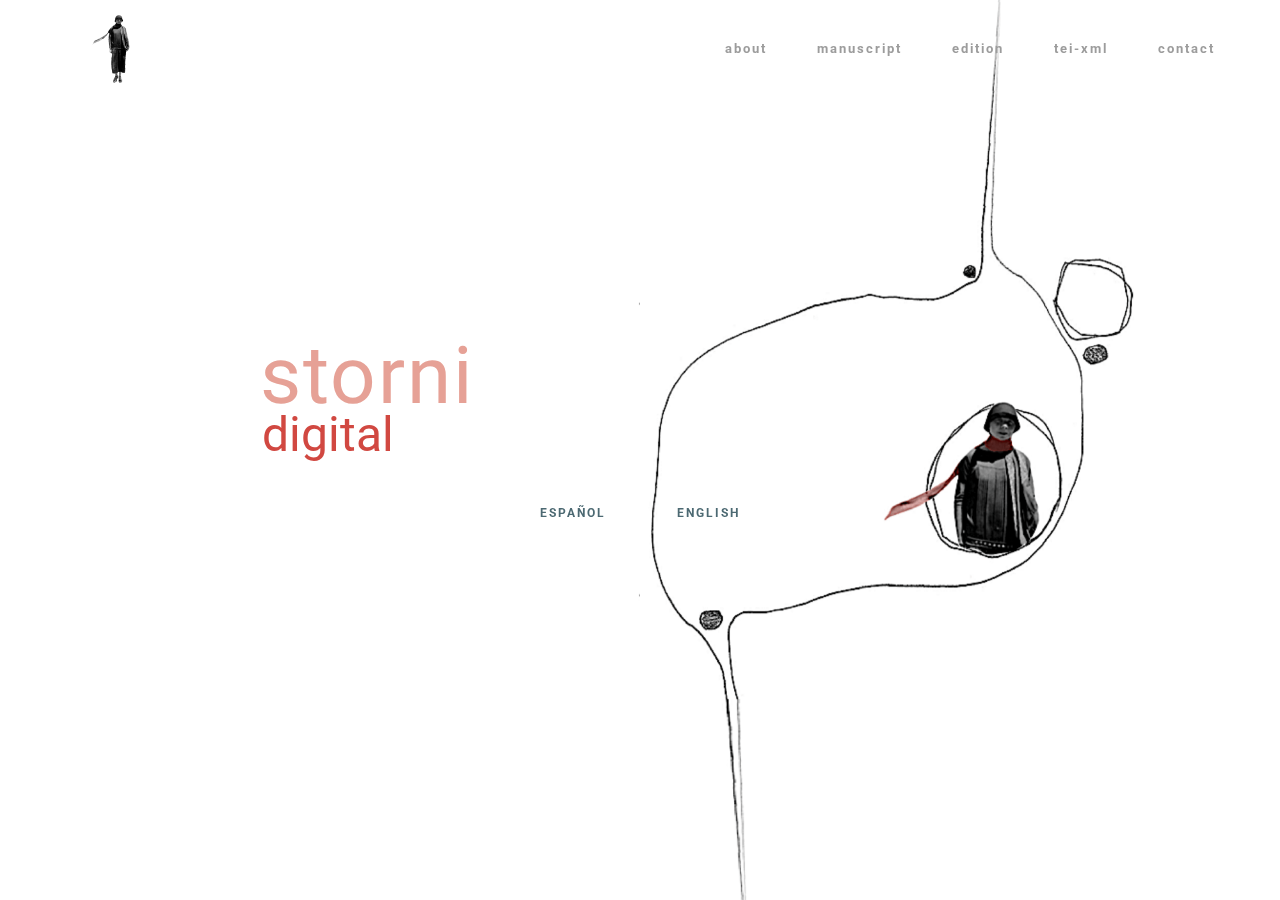
<file: index.html>
<!DOCTYPE html>
<html  >
<head>
  <!-- Site made with Mobirise Website Builder v4.9.7, https://mobirise.com -->
  <meta charset="UTF-8">
  <meta http-equiv="X-UA-Compatible" content="IE=edge">
  <meta name="generator" content="Mobirise v4.9.7, mobirise.com">
  <meta name="viewport" content="width=device-width, initial-scale=1, minimum-scale=1">
  <link rel="shortcut icon" href="assets/images/alfonsina-2-2-2-171x128.png" type="image/x-icon">
  <meta name="description" content="">
  
  <title>home</title>
  <link rel="stylesheet" href="https://fonts.googleapis.com/css?family=Roboto:700,400&subset=cyrillic,latin,greek,vietnamese">
  <link rel="stylesheet" href="assets/bootstrap/css/bootstrap.min.css">
  <link rel="stylesheet" href="assets/animatecss/animate.min.css">
  <link rel="stylesheet" href="assets/mobirise/css/style.css">
  <link rel="stylesheet" href="assets/mobirise/css/mbr-additional.css" type="text/css">
  
  
  
</head>
<body>
  <section class="mbr-navbar mbr-navbar--freeze mbr-navbar--absolute mbr-navbar--sticky mbr-navbar--auto-collapse mbr-navbar--transparent" id="menu-m" data-rv-view="3">
    <div class="mbr-navbar__section mbr-section">
        <div class="mbr-section__container container">
            <div class="mbr-navbar__container">
                <div class="mbr-navbar__column mbr-navbar__column--s mbr-navbar__brand">
                    <span class="mbr-navbar__brand-link mbr-brand mbr-brand--inline">
                        <span class="mbr-brand__logo"><a href="index.html"><img src="assets/images/alfonsina-2-2-2-171x128.png" class="mbr-navbar__brand-img mbr-brand__img" alt="Mobirise"></a></span>
                        <span class="mbr-brand__name"><a class="mbr-brand__name text-gray" href="index.html"></a></span>
                    </span>
                </div>
                <div class="mbr-navbar__hamburger mbr-hamburger"><span class="mbr-hamburger__line"></span></div>
                <div class="mbr-navbar__column mbr-navbar__menu">
                    <nav class="mbr-navbar__menu-box mbr-navbar__menu-box--inline-right">
                        <div class="mbr-navbar__column">
                            <ul class="mbr-navbar__items mbr-navbar__items--right float-left mbr-buttons mbr-buttons--freeze mbr-buttons--right btn-decorator mbr-buttons--active mbr-buttons--only-links"><li class="mbr-navbar__item"><a class="mbr-buttons__link btn text-gray" href="about.html">about</a></li> <li class="mbr-navbar__item"><a class="mbr-buttons__link btn text-gray" href="manuscript.html">manuscript</a></li> <li class="mbr-navbar__item"><a class="mbr-buttons__link btn text-gray" href="edition.html">edition</a></li> <li class="mbr-navbar__item"><a class="mbr-buttons__link btn text-gray" href="tei.html">tei-xml</a></li> <li class="mbr-navbar__item"><a class="mbr-buttons__link btn text-gray" href="contact.html">contact</a></li></ul>                            
                            
                        </div>
                    </nav>
                </div>
            </div>
        </div>
    </div>
</section>

<section class="engine"><a href="https://mobirise.info/b">how to create your own website for free</a></section><section class="mbr-box mbr-section mbr-section--relative mbr-section--fixed-size mbr-section--full-height mbr-section--bg-adapted mbr-parallax-background mbr-after-navbar" id="header4-n" data-rv-view="74" style="background-image: url(assets/images/postersize-copy-2000x1500.png);">
    <div class="mbr-box__magnet mbr-box__magnet--sm-padding mbr-box__magnet--center-center">
        
        <div class="mbr-box__container mbr-section__container container">
            <div class="mbr-box mbr-box--stretched"><div class="mbr-box__magnet mbr-box__magnet--center-center">
                <div class="row"><div class=" col-sm-8 col-sm-offset-2">
                    <div class="mbr-hero animated fadeInUp">
                        <h1 class="mbr-hero__text"><span style="font-weight: normal;">storni &nbsp;&nbsp;</span></h1>
                        <p class="mbr-hero__subtext">digital</p>
                    </div>
                    <div class="mbr-buttons btn-inverse mbr-buttons--center"><a class="mbr-buttons__btn btn btn-lg animated fadeInUp delay btn-link" href="index.html">ESPAÑOL</a> <a class="mbr-buttons__btn btn btn-lg animated fadeInUp delay btn-link" href="about.html">ENGLISH</a></div>
                </div></div>
            </div></div>
        </div>
        
    </div>
</section>


  <script src="assets/web/assets/jquery/jquery.min.js"></script>
  <script src="assets/bootstrap/js/bootstrap.min.js"></script>
  <script src="assets/smooth-scroll/smooth-scroll.js"></script>
  <script src="assets/jarallax/jarallax.js"></script>
  <script src="assets/mobirise/js/script.js"></script>
  
  
</body>
</html>
</file>
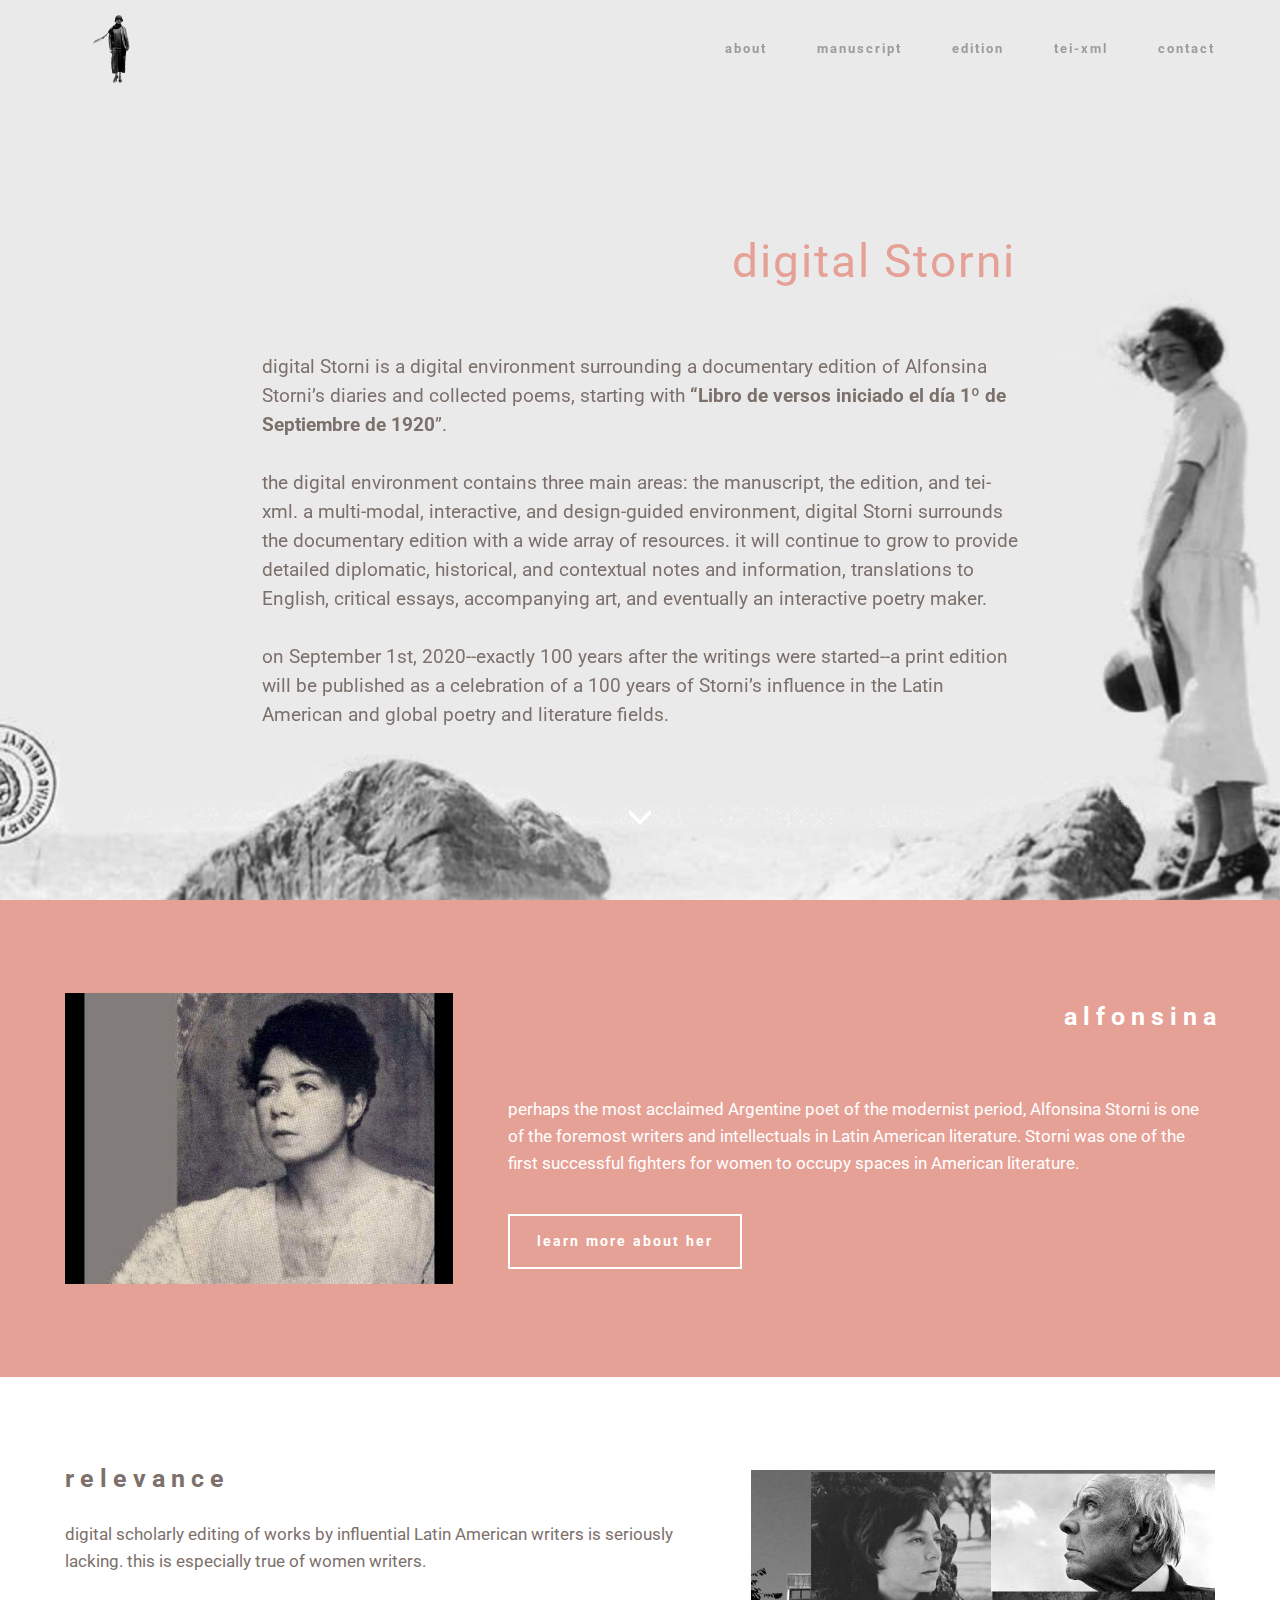
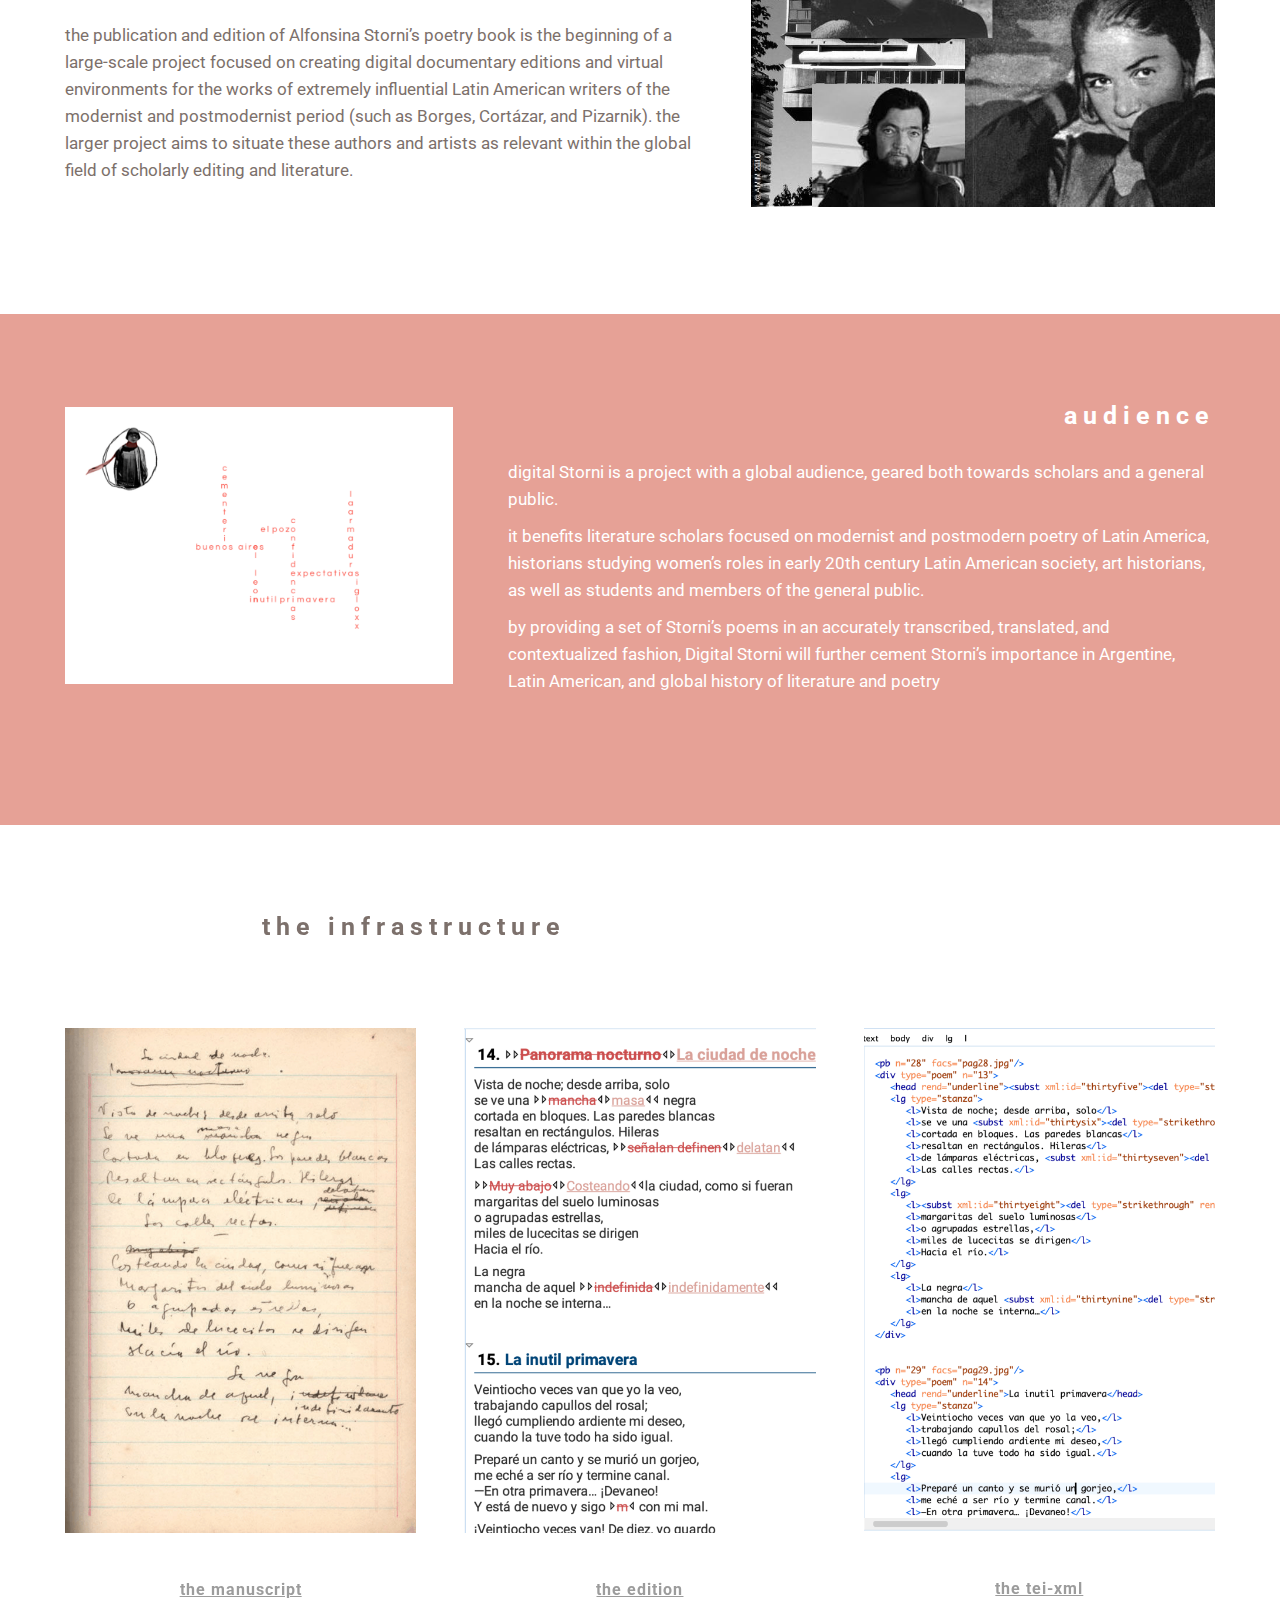
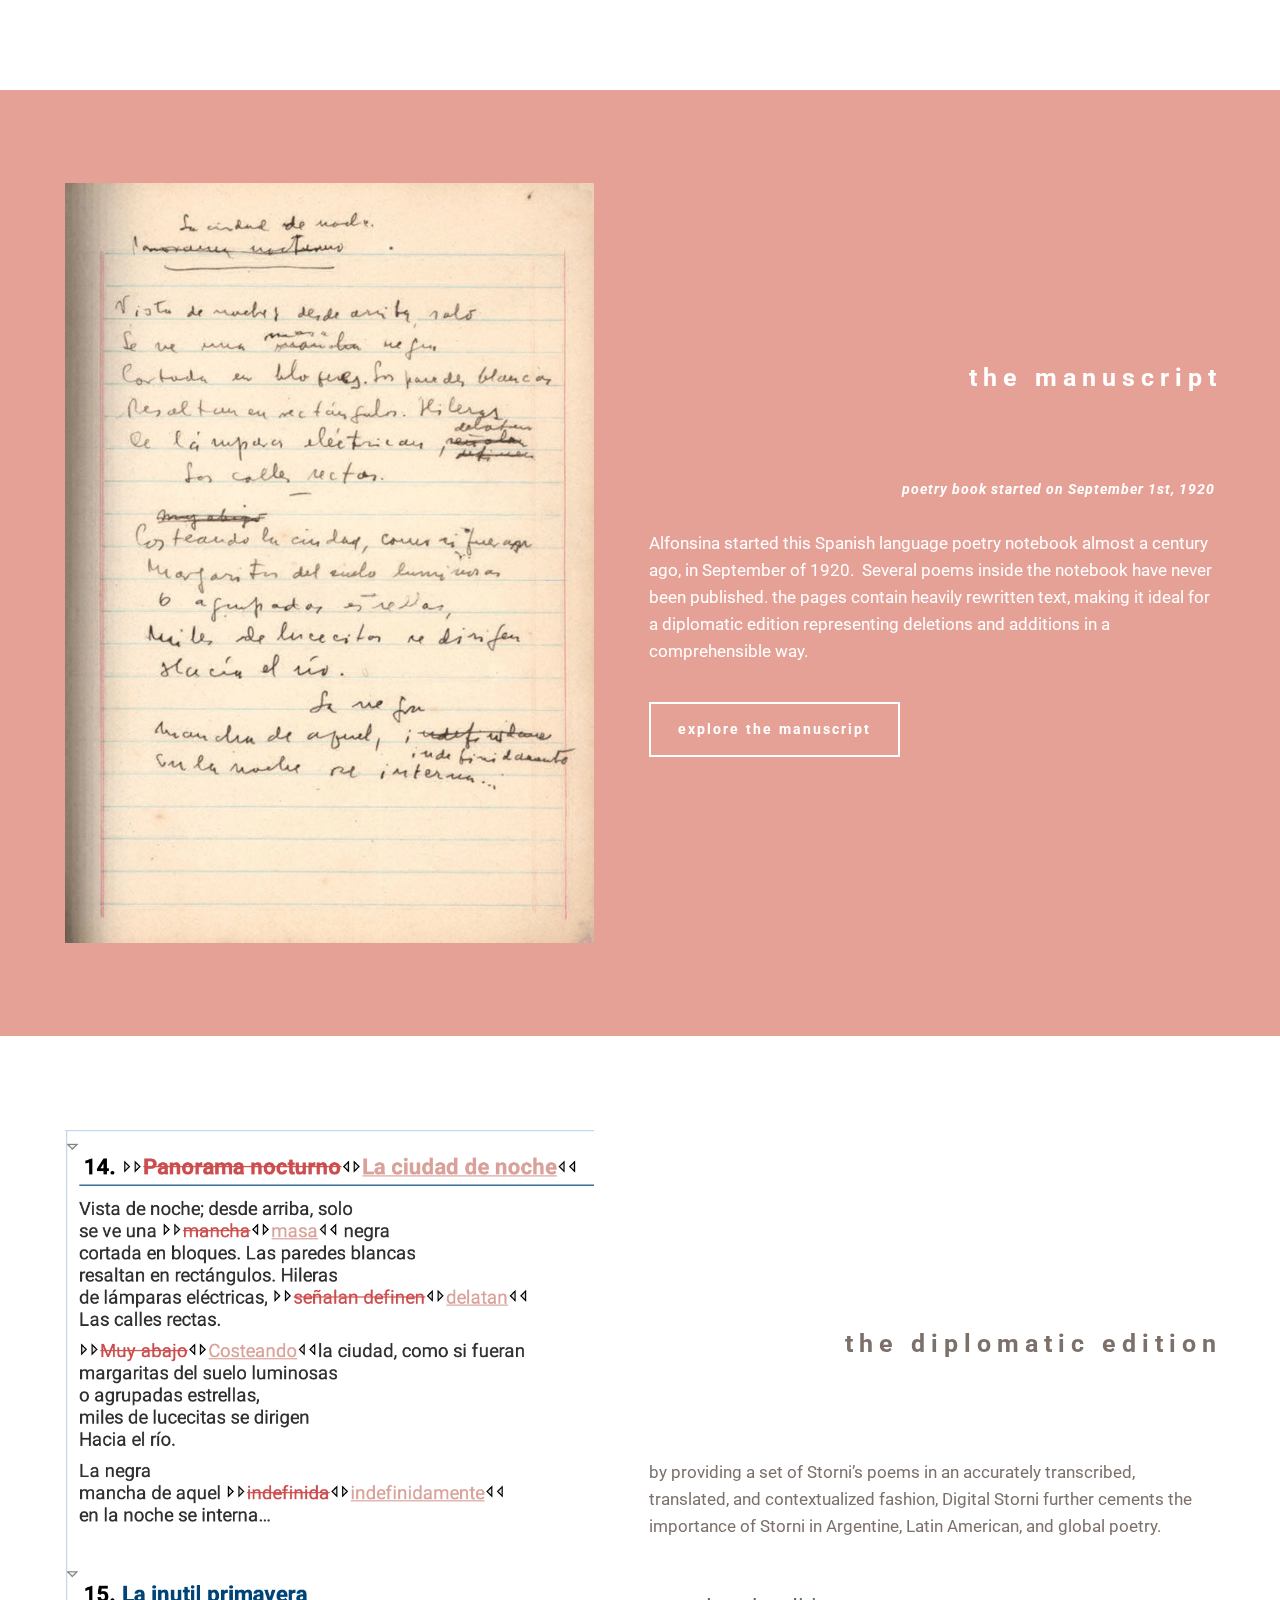
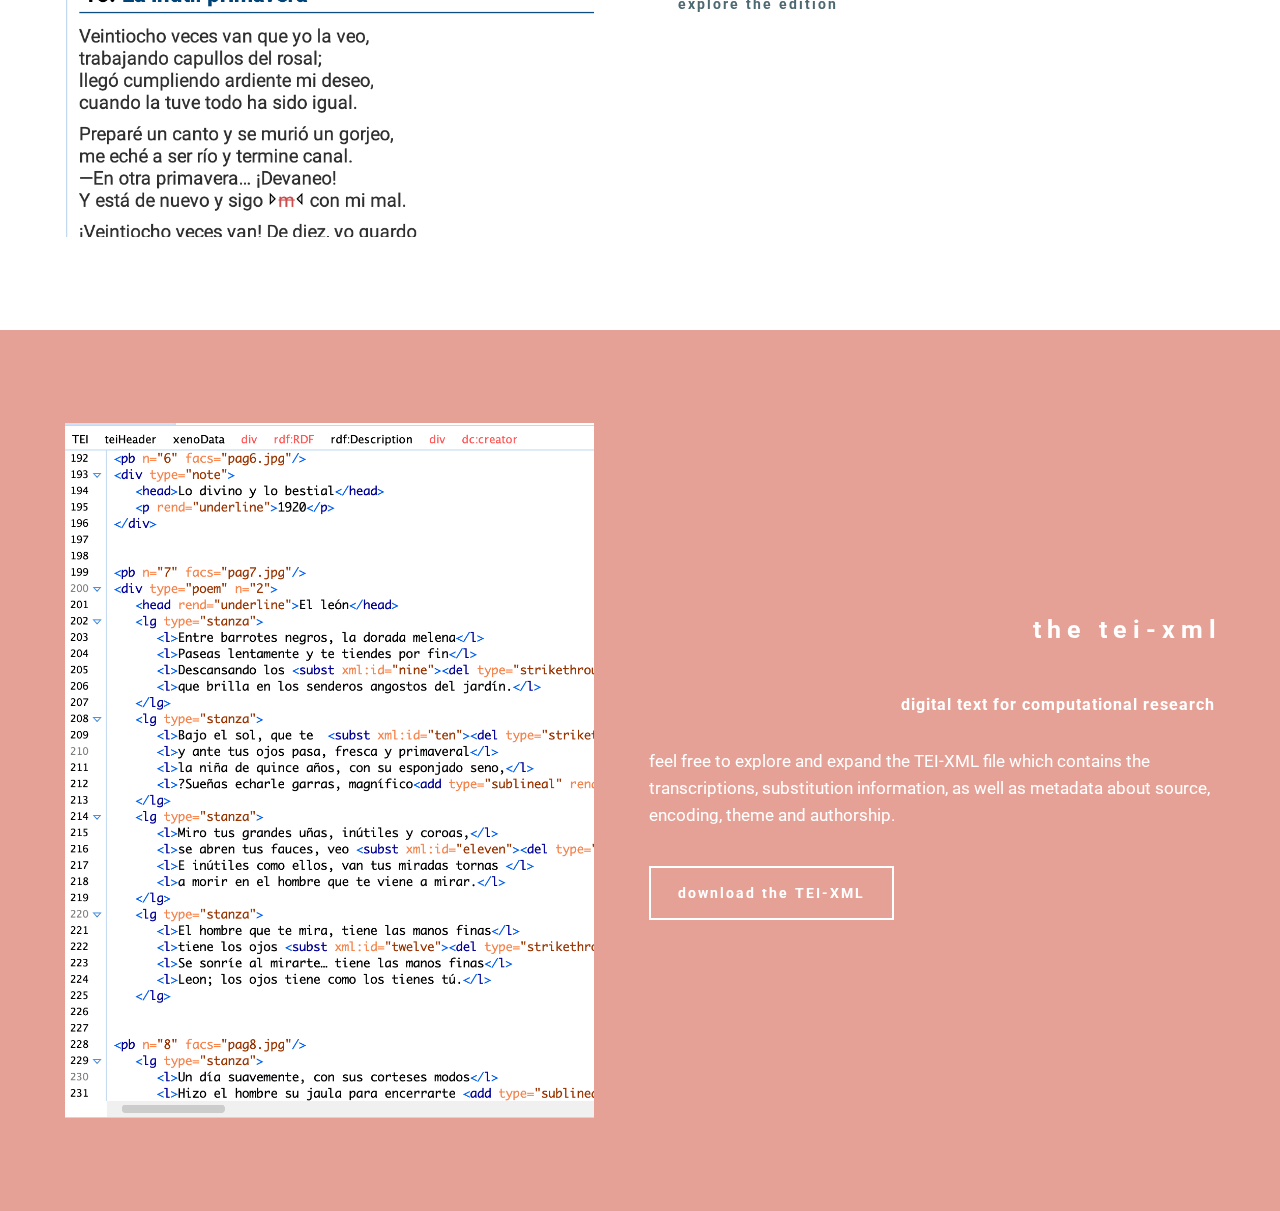
<file: about.html>
<!DOCTYPE html>
<html  >
<head>
  <!-- Site made with Mobirise Website Builder v4.9.7, https://mobirise.com -->
  <meta charset="UTF-8">
  <meta http-equiv="X-UA-Compatible" content="IE=edge">
  <meta name="viewport" content="width=device-width, initial-scale=1, minimum-scale=1">
  <link rel="shortcut icon" href="assets/images/alfonsina-2-2-2-171x128.png" type="image/x-icon">
  <meta name="description" content="about Digital Storni">
  
  <title>About</title>
  <link rel="stylesheet" href="https://fonts.googleapis.com/css?family=Roboto:700,400&subset=cyrillic,latin,greek,vietnamese">
  <link rel="stylesheet" href="assets/bootstrap/css/bootstrap.min.css">
  <link rel="stylesheet" href="assets/animatecss/animate.min.css">
  <link rel="stylesheet" href="assets/mobirise/css/style.css">
  <link rel="stylesheet" href="assets/mobirise/css/mbr-additional.css" type="text/css">
  
  
  
</head>
<body>
  <section class="mbr-navbar mbr-navbar--freeze mbr-navbar--absolute mbr-navbar--sticky mbr-navbar--auto-collapse mbr-navbar--transparent" id="menu-m" data-rv-view="54">
    <div class="mbr-navbar__section mbr-section">
        <div class="mbr-section__container container">
            <div class="mbr-navbar__container">
                <div class="mbr-navbar__column mbr-navbar__column--s mbr-navbar__brand">
                    <span class="mbr-navbar__brand-link mbr-brand mbr-brand--inline">
                        <span class="mbr-brand__logo"><a href="index.html"><img src="assets/images/alfonsina-2-2-2-171x128.png" class="mbr-navbar__brand-img mbr-brand__img" alt="Mobirise"></a></span>
                        <span class="mbr-brand__name"><a class="mbr-brand__name text-gray" href="index.html"></a></span>
                    </span>
                </div>
                <div class="mbr-navbar__hamburger mbr-hamburger"><span class="mbr-hamburger__line"></span></div>
                <div class="mbr-navbar__column mbr-navbar__menu">
                    <nav class="mbr-navbar__menu-box mbr-navbar__menu-box--inline-right">
                        <div class="mbr-navbar__column">
                            <ul class="mbr-navbar__items mbr-navbar__items--right float-left mbr-buttons mbr-buttons--freeze mbr-buttons--right btn-decorator mbr-buttons--active mbr-buttons--only-links"><li class="mbr-navbar__item"><a class="mbr-buttons__link btn text-gray" href="about.html">about</a></li> <li class="mbr-navbar__item"><a class="mbr-buttons__link btn text-gray" href="manuscript.html">manuscript</a></li> <li class="mbr-navbar__item"><a class="mbr-buttons__link btn text-gray" href="edition.html">edition</a></li> <li class="mbr-navbar__item"><a class="mbr-buttons__link btn text-gray" href="tei.html">tei-xml</a></li> <li class="mbr-navbar__item"><a class="mbr-buttons__link btn text-gray" href="contact.html">contact</a></li></ul>                            
                            
                        </div>
                    </nav>
                </div>
            </div>
        </div>
    </div>
</section>

<section class="engine"><a href="https://mobirise.info/t">free amp templates</a></section><section class="mbr-box mbr-section mbr-section--relative mbr-section--fixed-size mbr-section--full-height mbr-section--bg-adapted mbr-parallax-background mbr-after-navbar" id="header1-l" data-rv-view="56" style="background-image: url(assets/images/1other-1-1924x1108.png);">
    <div class="mbr-box__magnet mbr-box__magnet--sm-padding mbr-box__magnet--center-center">
        
        <div class="mbr-box__container mbr-section__container container">
            <div class="mbr-box mbr-box--stretched"><div class="mbr-box__magnet mbr-box__magnet--center-center">
                <div class="row"><div class=" col-sm-8 col-sm-offset-2">
                    <div class="mbr-hero animated fadeInUp">
                        <h1 class="mbr-hero__text"><span style="font-weight: normal;">digital Storni</span><br></h1>
                        <p class="mbr-hero__subtext"><br><br>digital Storni is a digital environment surrounding a documentary edition of Alfonsina Storni’s diaries and collected poems, starting with<strong> “Libro de versos iniciado el día 1º de Septiembre de 1920</strong>”. <br><br>the digital environment contains three main areas: the manuscript, the edition, and tei-xml. a multi-modal, interactive, and design-guided environment, digital Storni surrounds the documentary edition with a wide array of resources. it will continue to grow to provide detailed diplomatic, historical, and contextual notes and information, translations to English, critical essays, accompanying art, and eventually an interactive poetry maker.<br><br>on September 1st, 2020--exactly 100 years after the writings were started--a print edition will be published as a celebration of a 100 years of Storni’s influence in the Latin American and global poetry and literature fields.<br><br><br></p>
                    </div>
                    
                </div></div>
            </div></div>
        </div>
        <div class="mbr-arrow mbr-arrow--floating text-center">
            <div class="mbr-section__container container">
                <a class="mbr-arrow__link" href="#msg-box4-26"><i class="glyphicon glyphicon-menu-down"></i></a>
            </div>
        </div>
    </div>
</section>

<section class="mbr-section mbr-section--relative" id="msg-box4-26" data-rv-view="2650" style="background-color: rgb(230, 161, 150);">
    
    <div class="mbr-section__container mbr-section__container--isolated container" style="padding-top: 93px; padding-bottom: 93px;">
        <div class="row">
            <div class="mbr-box mbr-box--fixed mbr-box--adapted">
                <div class="mbr-box__magnet mbr-box__magnet--top-right mbr-section__left col-sm-6 image-size" style="width: 30%;">
                    <figure class="mbr-figure mbr-figure--adapted mbr-figure--caption-inside-bottom mbr-figure--full-width"><img src="assets/images/hqdefault-480x360.jpg" class="mbr-figure__img"></figure>
                </div>
                <div class="mbr-box__magnet mbr-class-mbr-box__magnet--center-left col-sm-6 content-size mbr-section__right">
                    <div class="mbr-section__container mbr-section__container--middle">
                        <div class="mbr-header mbr-header--auto-align mbr-header--wysiwyg">
                            <h3 class="mbr-header__text cut-letter-spacing">alfonsina</h3>
                            
                        </div>
                    </div>
                    <div class="mbr-section__container mbr-section__container--middle">
                        <div class="mbr-article mbr-article--auto-align mbr-article--wysiwyg"><p><br></p><p>perhaps the most acclaimed Argentine poet of the modernist period, Alfonsina Storni is one of the foremost writers and intellectuals in Latin American literature. Storni was one of the first successful fighters for women to occupy spaces in American literature.</p></div>
                    </div>
                    <div class="mbr-section__container">
                        <div class="mbr-buttons mbr-buttons--auto-align btn-inverse"><a class="mbr-buttons__btn btn btn-lg btn-default" href="alfonsina.html">learn more about her</a></div>
                    </div>
                </div>
                
            </div>
        </div>
    </div>
</section>

<section class="mbr-section mbr-section--relative" id="msg-box4-23" data-rv-view="2234" style="background-color: rgb(255, 255, 255);">
    
    <div class="mbr-section__container mbr-section__container--isolated container" style="padding-top: 93px; padding-bottom: 93px;">
        <div class="row">
            <div class="mbr-box mbr-box--fixed mbr-box--adapted">
                
                <div class="mbr-box__magnet mbr-class-mbr-box__magnet--center-left col-sm-6 content-size mbr-section__left">
                    <div class="mbr-section__container mbr-section__container--middle">
                        <div class="mbr-header mbr-header--auto-align mbr-header--wysiwyg">
                            <h3 class="mbr-header__text">relevance</h3>
                            
                        </div>
                    </div>
                    <div class="mbr-section__container mbr-section__container--middle">
                        <div class="mbr-article mbr-article--auto-align mbr-article--wysiwyg"><p>digital scholarly editing of works by influential Latin American writers is seriously lacking. this is especially true of women writers.<br></p><p><br></p><p>the publication and edition of Alfonsina Storni’s poetry book is the beginning of a large-scale project focused on creating digital documentary editions and virtual environments for the works of extremely influential Latin American writers of the modernist and postmodernist period (such as Borges, Cortázar, and Pizarnik). the larger project aims to situate these authors and artists as relevant within the global field of scholarly editing and literature.</p></div>
                    </div>
                    
                </div>
                <div class="mbr-box__magnet mbr-box__magnet--top-left mbr-section__right col-sm-6 image-size" style="width: 36%;">
                    <figure class="mbr-figure mbr-figure--adapted mbr-figure--caption-inside-bottom mbr-figure--full-width"><img src="assets/images/biblioteca-nacional-5-112-2-640x466.jpg" class="mbr-figure__img"></figure>
                </div>
            </div>
        </div>
    </div>
</section>

<section class="mbr-section mbr-section--relative" id="msg-box4-24" data-rv-view="2261" style="background-color: rgb(230, 161, 150);">
    
    <div class="mbr-section__container mbr-section__container--isolated container" style="padding-top: 93px; padding-bottom: 93px;">
        <div class="row">
            <div class="mbr-box mbr-box--fixed mbr-box--adapted">
                <div class="mbr-box__magnet mbr-box__magnet--top-right mbr-section__left col-sm-6 image-size" style="width: 30%;">
                    <figure class="mbr-figure mbr-figure--adapted mbr-figure--caption-inside-bottom mbr-figure--full-width"><img src="assets/images/crosswords-small-1014x725.png" class="mbr-figure__img"></figure>
                </div>
                <div class="mbr-box__magnet mbr-class-mbr-box__magnet--center-left col-sm-6 content-size mbr-section__right">
                    <div class="mbr-section__container mbr-section__container--middle">
                        <div class="mbr-header mbr-header--auto-align mbr-header--wysiwyg">
                            <h3 class="mbr-header__text">audience</h3>
                            
                        </div>
                    </div>
                    <div class="mbr-section__container mbr-section__container--middle">
                        <div class="mbr-article mbr-article--auto-align mbr-article--wysiwyg"><p>digital Storni is a project with a global audience, geared both towards scholars and a general public. &nbsp;</p><p>it benefits literature scholars focused on modernist and postmodern poetry of Latin America, historians studying women’s roles in early 20th century Latin American society, art historians, as well as students and members of the general public.</p><p>by providing a set of Storni’s poems in an accurately transcribed, translated, and contextualized fashion, Digital Storni will further cement Storni’s importance in Argentine, Latin American, and global history of literature and poetry</p></div>
                    </div>
                    
                </div>
                
            </div>
        </div>
    </div>
</section>

<section class="mbr-section" id="header3-25" data-rv-view="2360">
    <div class="mbr-section__container container mbr-section__container--isolated">
        <div class="mbr-header mbr-header--wysiwyg row">
            <div class="col-sm-8 col-sm-offset-2">
                <h3 class="mbr-header__text">the infrastructure</h3>
                
            </div>
        </div>
    </div>
</section>

<section class="mbr-section mbr-section--relative mbr-section--fixed-size" id="features1-12" data-rv-view="389" style="background-color: rgb(255, 255, 255);">
    
    
    <div class="mbr-section__container container mbr-section__container--std-top-padding" style="padding-top: 0px;">
        <div class="mbr-section__row row">
            <div class="mbr-section__col col-xs-12 col-sm-4">
                <div class="mbr-section__container mbr-section__container--center mbr-section__container--middle">
                    <figure class="mbr-figure"><img src="assets/images/manuscript-600x862.png" class="mbr-figure__img"></figure>
                </div>
                <div class="mbr-section__container mbr-section__container--last" style="padding-bottom: 93px;">
                    <div class="mbr-header mbr-header--reduce mbr-header--center mbr-header--wysiwyg">
                        <h3 class="mbr-header__text"><a href="manuscript.html" class="text-gray">the manuscript</a></h3>
                    </div>
                </div>
                
                
            </div>
            <div class="mbr-section__col col-xs-12 col-sm-4">
                <div class="mbr-section__container mbr-section__container--center mbr-section__container--middle">
                    <figure class="mbr-figure"><img src="assets/images/edition-600x863.png" class="mbr-figure__img"></figure>
                </div>
                <div class="mbr-section__container mbr-section__container--last" style="padding-bottom: 93px;">
                    <div class="mbr-header mbr-header--reduce mbr-header--center mbr-header--wysiwyg">
                        <h3 class="mbr-header__text"><a href="edition.html" class="text-gray">the edition</a></h3>
                    </div>
                </div>
                
                
            </div>
            
            <div class="mbr-section__col col-xs-12 col-sm-4">
                <div class="mbr-section__container mbr-section__container--center mbr-section__container--middle">
                    <figure class="mbr-figure"><img src="assets/images/tei-xml-600x860.png" class="mbr-figure__img"></figure>
                </div>
                <div class="mbr-section__container mbr-section__container--last" style="padding-bottom: 93px;">
                    <div class="mbr-header mbr-header--reduce mbr-header--center mbr-header--wysiwyg">
                        <h3 class="mbr-header__text"><a href="tei.html" class="text-gray">the tei-xml</a></h3>
                    </div>
                </div>
                
                
            </div>
            
            
            
            
            
        </div>
    </div>
</section>

<section class="mbr-section mbr-section--relative" id="msg-box4-p" data-rv-view="90" style="background-color: rgb(230, 161, 150);">
    
    <div class="mbr-section__container mbr-section__container--isolated container" style="padding-top: 93px; padding-bottom: 93px;">
        <div class="row">
            <div class="mbr-box mbr-box--fixed mbr-box--adapted">
                <div class="mbr-box__magnet mbr-box__magnet--top-right mbr-section__left col-sm-6 image-size" style="width: 49%;">
                    <figure class="mbr-figure mbr-figure--adapted mbr-figure--caption-inside-bottom mbr-figure--full-width"><img src="assets/images/manuscript-702x1008.png" class="mbr-figure__img"></figure>
                </div>
                <div class="mbr-box__magnet mbr-class-mbr-box__magnet--center-left col-sm-6 content-size mbr-section__right">
                    <div class="mbr-section__container mbr-section__container--middle">
                        <div class="mbr-header mbr-header--auto-align mbr-header--wysiwyg">
                            <h3 class="mbr-header__text cut-letter-spacing">the manuscript<br><br><br></h3>
                            <p class="mbr-header__subtext"><strong>poetry book started on September 1st, 1920</strong></p>
                        </div>
                    </div>
                    <div class="mbr-section__container mbr-section__container--middle">
                        <div class="mbr-article mbr-article--auto-align mbr-article--wysiwyg"><p>Alfonsina started this Spanish language poetry notebook almost a century ago, in September of 1920. &nbsp;Several poems inside the notebook have never been published. the pages contain heavily rewritten text, making it ideal for a diplomatic edition representing deletions and additions in a comprehensible way.</p></div>
                    </div>
                    <div class="mbr-section__container">
                        <div class="mbr-buttons mbr-buttons--auto-align btn-inverse"><a class="mbr-buttons__btn btn btn-lg btn-default" href="manuscript.html">explore the manuscript</a></div>
                    </div>
                </div>
                
            </div>
        </div>
    </div>
</section>

<section class="mbr-section mbr-section--relative" id="msg-box4-r" data-rv-view="94" style="background-color: rgb(255, 255, 255);">
    
    <div class="mbr-section__container mbr-section__container--isolated container" style="padding-top: 93px; padding-bottom: 93px;">
        <div class="row">
            <div class="mbr-box mbr-box--fixed mbr-box--adapted">
                <div class="mbr-box__magnet mbr-box__magnet--top-right mbr-section__left col-sm-6 image-size" style="width: 49%;">
                    <figure class="mbr-figure mbr-figure--adapted mbr-figure--caption-inside-bottom mbr-figure--full-width"><img src="assets/images/editionn.png" class="mbr-figure__img"></figure>
                </div>
                <div class="mbr-box__magnet mbr-class-mbr-box__magnet--center-left col-sm-6 content-size mbr-section__right">
                    <div class="mbr-section__container mbr-section__container--middle">
                        <div class="mbr-header mbr-header--auto-align mbr-header--wysiwyg">
                            <h3 class="mbr-header__text cut-letter-spacing">the diplomatic edition<br><br></h3>
                            <p class="mbr-header__subtext"><strong>a diplomatic transcription of the journal</strong></p>
                        </div>
                    </div>
                    <div class="mbr-section__container mbr-section__container--middle">
                        <div class="mbr-article mbr-article--auto-align mbr-article--wysiwyg"><p>by providing a set of Storni’s poems in an
accurately transcribed, translated, and contextualized fashion, Digital Storni further cements the importance of Storni in Argentine, Latin
American, and global poetry.</p></div>
                    </div>
                    <div class="mbr-section__container">
                        <div class="mbr-buttons mbr-buttons--auto-align btn-inverse"><a class="mbr-buttons__btn btn btn-lg btn-link" href="edition.html">explore the edition</a></div>
                    </div>
                </div>
                
            </div>
        </div>
    </div>
</section>

<section class="mbr-section mbr-section--relative" id="msg-box4-u" data-rv-view="101" style="background-color: rgb(230, 161, 150);">
    
    <div class="mbr-section__container mbr-section__container--isolated container" style="padding-top: 93px; padding-bottom: 93px;">
        <div class="row">
            <div class="mbr-box mbr-box--fixed mbr-box--adapted">
                <div class="mbr-box__magnet mbr-box__magnet--top-right mbr-section__left col-sm-6 image-size" style="width: 49%;">
                    <figure class="mbr-figure mbr-figure--adapted mbr-figure--caption-inside-bottom mbr-figure--full-width"><img src="assets/images/screen-shot-2019-10-16-at-4.08.50-pm-1040x1366.png" class="mbr-figure__img"></figure>
                </div>
                <div class="mbr-box__magnet mbr-class-mbr-box__magnet--center-left col-sm-6 content-size mbr-section__right">
                    <div class="mbr-section__container mbr-section__container--middle">
                        <div class="mbr-header mbr-header--auto-align mbr-header--wysiwyg">
                            <h3 class="mbr-header__text cut-letter-spacing">the tei-xml<br><br></h3>
                            <p class="mbr-header__subtext"><span style="font-size: 16px; font-style: normal;"><strong>digital text for computational research</strong></span></p>
                        </div>
                    </div>
                    <div class="mbr-section__container mbr-section__container--middle">
                        <div class="mbr-article mbr-article--auto-align mbr-article--wysiwyg"><p>feel free to explore and expand the TEI-XML file which contains the transcriptions, substitution information, as well as metadata about source, encoding, theme and authorship.</p></div>
                    </div>
                    <div class="mbr-section__container">
                        <div class="mbr-buttons mbr-buttons--auto-align btn-inverse"><a class="mbr-buttons__btn btn btn-lg btn-default" href="assets/files/TEI-XML.rtf">download the TEI-XML</a></div>
                    </div>
                </div>
                
            </div>
        </div>
    </div>
</section>


  <script src="assets/web/assets/jquery/jquery.min.js"></script>
  <script src="assets/bootstrap/js/bootstrap.min.js"></script>
  <script src="assets/smooth-scroll/smooth-scroll.js"></script>
  <script src="assets/jarallax/jarallax.js"></script>
  <script src="assets/mobirise/js/script.js"></script>
  
  
</body>
</html>
</file>
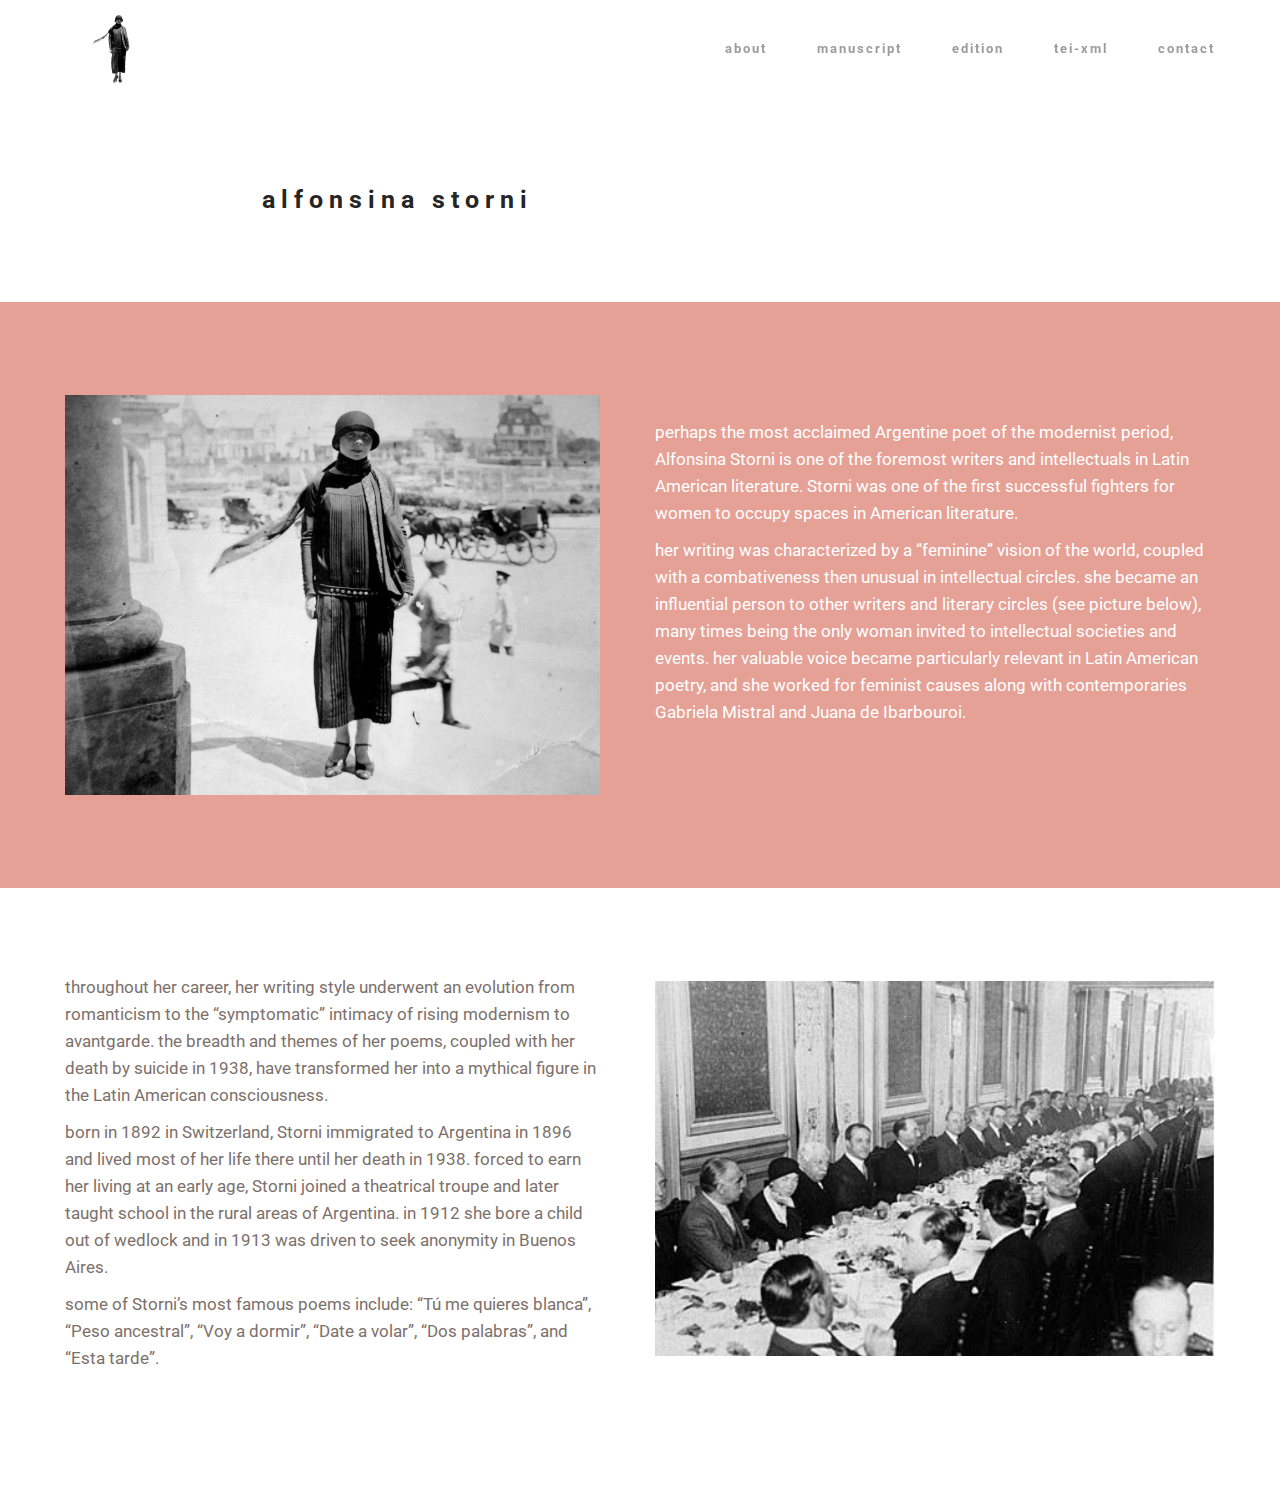
<file: alfonsina.html>
<!DOCTYPE html>
<html  >
<head>
  <!-- Site made with Mobirise Website Builder v4.9.7, https://mobirise.com -->
  <meta charset="UTF-8">
  <meta http-equiv="X-UA-Compatible" content="IE=edge">
  <meta name="generator" content="Mobirise v4.9.7, mobirise.com">
  <meta name="viewport" content="width=device-width, initial-scale=1, minimum-scale=1">
  <link rel="shortcut icon" href="assets/images/alfonsina-2-2-2-171x128.png" type="image/x-icon">
  <meta name="description" content="">
  
  <title>Alfonsina</title>
  <link rel="stylesheet" href="https://fonts.googleapis.com/css?family=Roboto:700,400&subset=cyrillic,latin,greek,vietnamese">
  <link rel="stylesheet" href="assets/bootstrap/css/bootstrap.min.css">
  <link rel="stylesheet" href="assets/mobirise/css/style.css">
  <link rel="stylesheet" href="assets/mobirise/css/mbr-additional.css" type="text/css">
  
  
  
</head>
<body>
  <section class="mbr-navbar mbr-navbar--freeze mbr-navbar--absolute mbr-navbar--sticky mbr-navbar--auto-collapse mbr-navbar--transparent" id="menu-m" data-rv-view="13">
    <div class="mbr-navbar__section mbr-section">
        <div class="mbr-section__container container">
            <div class="mbr-navbar__container">
                <div class="mbr-navbar__column mbr-navbar__column--s mbr-navbar__brand">
                    <span class="mbr-navbar__brand-link mbr-brand mbr-brand--inline">
                        <span class="mbr-brand__logo"><a href="index.html"><img src="assets/images/alfonsina-2-2-2-171x128.png" class="mbr-navbar__brand-img mbr-brand__img" alt="Mobirise"></a></span>
                        <span class="mbr-brand__name"><a class="mbr-brand__name text-gray" href="index.html"></a></span>
                    </span>
                </div>
                <div class="mbr-navbar__hamburger mbr-hamburger"><span class="mbr-hamburger__line"></span></div>
                <div class="mbr-navbar__column mbr-navbar__menu">
                    <nav class="mbr-navbar__menu-box mbr-navbar__menu-box--inline-right">
                        <div class="mbr-navbar__column">
                            <ul class="mbr-navbar__items mbr-navbar__items--right float-left mbr-buttons mbr-buttons--freeze mbr-buttons--right btn-decorator mbr-buttons--active mbr-buttons--only-links"><li class="mbr-navbar__item"><a class="mbr-buttons__link btn text-gray" href="about.html">about</a></li> <li class="mbr-navbar__item"><a class="mbr-buttons__link btn text-gray" href="manuscript.html">manuscript</a></li> <li class="mbr-navbar__item"><a class="mbr-buttons__link btn text-gray" href="edition.html">edition</a></li> <li class="mbr-navbar__item"><a class="mbr-buttons__link btn text-gray" href="tei.html">tei-xml</a></li> <li class="mbr-navbar__item"><a class="mbr-buttons__link btn text-gray" href="contact.html">contact</a></li></ul>                            
                            
                        </div>
                    </nav>
                </div>
            </div>
        </div>
    </div>
</section>

<section class="engine"><a href="https://mobirise.info/s">bootstrap theme</a></section><section class="mbr-section mbr-after-navbar" id="header3-d" data-rv-view="5">
    <div class="mbr-section__container container mbr-section__container--isolated">
        <div class="mbr-header mbr-header--wysiwyg row">
            <div class="col-sm-8 col-sm-offset-2">
                <h3 class="mbr-header__text">alfonsina storni</h3>
                
            </div>
        </div>
    </div>
</section>

<section class="mbr-section mbr-section--relative" id="msg-box4-9" data-rv-view="7" style="background-color: rgb(230, 161, 150);">
    
    <div class="mbr-section__container mbr-section__container--isolated container" style="padding-top: 93px; padding-bottom: 93px;">
        <div class="row">
            <div class="mbr-box mbr-box--fixed mbr-box--adapted">
                <div class="mbr-box__magnet mbr-box__magnet--top-right mbr-section__left col-sm-6 image-size" style="width: 50%;">
                    <figure class="mbr-figure mbr-figure--adapted mbr-figure--caption-inside-bottom mbr-figure--full-width"><img src="assets/images/alfonsina-2-833x624.jpg" class="mbr-figure__img"></figure>
                </div>
                <div class="mbr-box__magnet mbr-class-mbr-box__magnet--center-left col-sm-6 content-size mbr-section__right">
                    
                    <div class="mbr-section__container mbr-section__container--middle">
                        <div class="mbr-article mbr-article--auto-align mbr-article--wysiwyg"><p>perhaps the most acclaimed Argentine 
poet of the modernist period, Alfonsina 
Storni is one of the foremost writers and
 intellectuals in Latin American literature. Storni was one of the first successful
 fighters for women to occupy spaces in
 American literature.&nbsp;</p><p>her writing was characterized by a “feminine” vision of the world, coupled with a combativeness then unusual in intellectual circles. she became an influential person to other writers and literary circles (see picture below), many times being the only woman invited to intellectual societies and events. her valuable voice became particularly relevant in Latin American poetry, and she worked for feminist causes along with contemporaries Gabriela Mistral and Juana de Ibarbouroi.</p></div>
                    </div>
                    
                </div>
                
            </div>
        </div>
    </div>
</section>

<section class="mbr-section mbr-section--relative" id="msg-box4-b" data-rv-view="10" style="background-color: rgb(255, 255, 255);">
    
    <div class="mbr-section__container mbr-section__container--isolated container" style="padding-top: 93px; padding-bottom: 93px;">
        <div class="row">
            <div class="mbr-box mbr-box--fixed mbr-box--adapted">
                
                <div class="mbr-box__magnet mbr-class-mbr-box__magnet--center-left col-sm-6 content-size mbr-section__left">
                    
                    <div class="mbr-section__container mbr-section__container--middle">
                        <div class="mbr-article mbr-article--auto-align mbr-article--wysiwyg"><p>throughout her career, her writing style
underwent an evolution from
 romanticism to the “symptomatic”
 intimacy of rising modernism to avantgarde. the breadth and themes of her 
poems, coupled with her death by suicide 
in 1938, have transformed her into a 
mythical figure in the Latin American
 consciousness.<br></p><p>born in 1892 in Switzerland, Storni
 immigrated to Argentina in 1896 and
 lived most of her life there until her death
 in 1938. forced to earn her living at an 
early age, Storni joined a theatrical
 troupe and later taught school in the rural
 areas of Argentina. in 1912 she bore a child out of wedlock and in 1913 was
 driven to seek anonymity in Buenos Aires.
 </p><p>some of Storni’s most famous poems
 include: “Tú me quieres blanca”, “Peso 
ancestral”, “Voy a dormir”, “Date a volar”,
 “Dos palabras”, and “Esta tarde”.</p></div>
                    </div>
                    
                </div>
                <div class="mbr-box__magnet mbr-box__magnet--top-left mbr-section__right col-sm-6 image-size" style="width: 50%;">
                    <figure class="mbr-figure mbr-figure--adapted mbr-figure--caption-inside-bottom mbr-figure--full-width"><img src="assets/images/alfonsina-la-unica-mujer-en-una-mesa-de-intelectuales-en-1922-alejandro-storni-copy-450x301.jpg" class="mbr-figure__img"></figure>
                </div>
            </div>
        </div>
    </div>
</section>


  <script src="assets/web/assets/jquery/jquery.min.js"></script>
  <script src="assets/bootstrap/js/bootstrap.min.js"></script>
  <script src="assets/smooth-scroll/smooth-scroll.js"></script>
  <script src="assets/mobirise/js/script.js"></script>
  
  
</body>
</html>
</file>
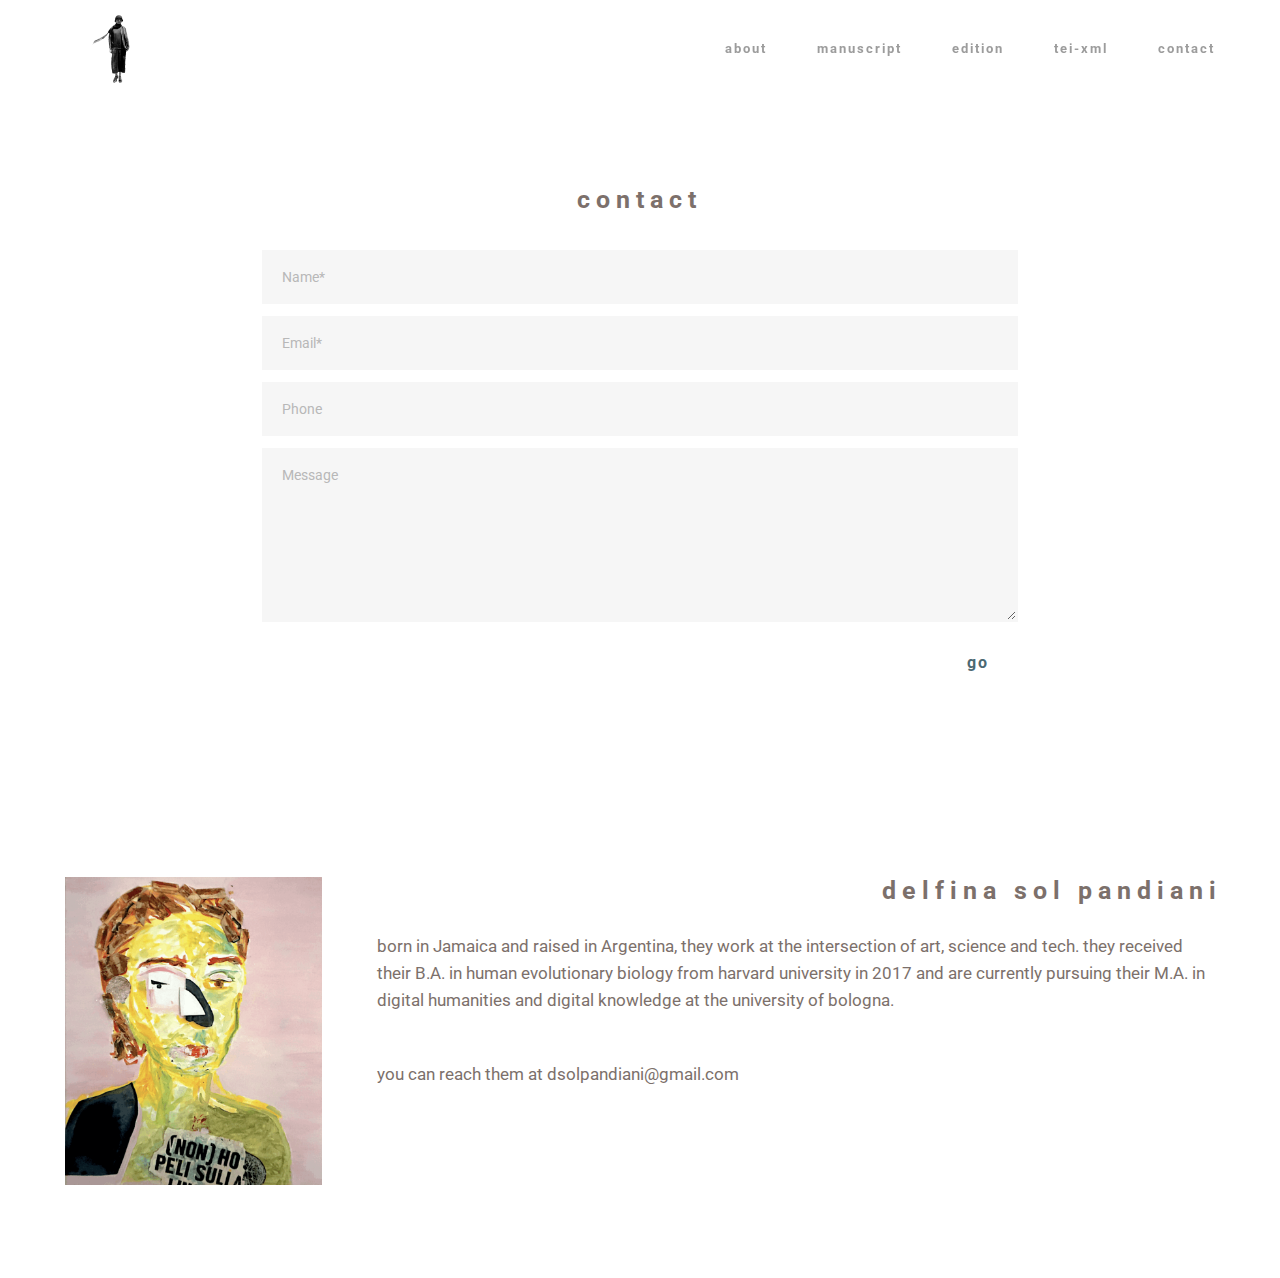
<file: contact.html>
<!DOCTYPE html>
<html  >
<head>
  <!-- Site made with Mobirise Website Builder v4.9.7, https://mobirise.com -->
  <meta charset="UTF-8">
  <meta http-equiv="X-UA-Compatible" content="IE=edge">
  <meta name="generator" content="Mobirise v4.9.7, mobirise.com">
  <meta name="viewport" content="width=device-width, initial-scale=1, minimum-scale=1">
  <link rel="shortcut icon" href="assets/images/alfonsina-2-2-2-171x128.png" type="image/x-icon">
  <meta name="description" content="">
  
  <title>Contact</title>
  <link rel="stylesheet" href="https://fonts.googleapis.com/css?family=Roboto:700,400&subset=cyrillic,latin,greek,vietnamese">
  <link rel="stylesheet" href="assets/bootstrap/css/bootstrap.min.css">
  <link rel="stylesheet" href="assets/mobirise/css/style.css">
  <link rel="stylesheet" href="assets/mobirise/css/mbr-additional.css" type="text/css">
  
  
  
</head>
<body>
  <section class="mbr-navbar mbr-navbar--freeze mbr-navbar--absolute mbr-navbar--sticky mbr-navbar--auto-collapse mbr-navbar--transparent" id="menu-27" data-rv-view="2737">
    <div class="mbr-navbar__section mbr-section">
        <div class="mbr-section__container container">
            <div class="mbr-navbar__container">
                <div class="mbr-navbar__column mbr-navbar__column--s mbr-navbar__brand">
                    <span class="mbr-navbar__brand-link mbr-brand mbr-brand--inline">
                        <span class="mbr-brand__logo"><a href="index.html"><img src="assets/images/alfonsina-2-2-2-171x128.png" class="mbr-navbar__brand-img mbr-brand__img" alt="Mobirise"></a></span>
                        <span class="mbr-brand__name"><a class="mbr-brand__name text-gray" href="index.html"></a></span>
                    </span>
                </div>
                <div class="mbr-navbar__hamburger mbr-hamburger"><span class="mbr-hamburger__line"></span></div>
                <div class="mbr-navbar__column mbr-navbar__menu">
                    <nav class="mbr-navbar__menu-box mbr-navbar__menu-box--inline-right">
                        <div class="mbr-navbar__column">
                            <ul class="mbr-navbar__items mbr-navbar__items--right float-left mbr-buttons mbr-buttons--freeze mbr-buttons--right btn-decorator mbr-buttons--active mbr-buttons--only-links"><li class="mbr-navbar__item"><a class="mbr-buttons__link btn text-gray" href="about.html">about</a></li> <li class="mbr-navbar__item"><a class="mbr-buttons__link btn text-gray" href="manuscript.html">manuscript</a></li> <li class="mbr-navbar__item"><a class="mbr-buttons__link btn text-gray" href="edition.html">edition</a></li> <li class="mbr-navbar__item"><a class="mbr-buttons__link btn text-gray" href="tei.html">tei-xml</a></li> <li class="mbr-navbar__item"><a class="mbr-buttons__link btn text-gray" href="contact.html">contact</a></li></ul>                            
                            
                        </div>
                    </nav>
                </div>
            </div>
        </div>
    </div>
</section>

<section class="engine"><a href="https://mobirise.info/q">free responsive site templates</a></section><section class="mbr-section mbr-section--relative mbr-section--fixed-size mbr-after-navbar" id="form1-29" data-rv-view="2741" style="background-color: rgb(255, 255, 255);">
    
    <div class="mbr-section__container mbr-section__container--std-padding container" style="padding-top: 93px; padding-bottom: 93px;">
        <div class="row">
            <div class="col-sm-12">
                <div class="row">
                    <div class="col-sm-8 col-sm-offset-2" data-form-type="formoid">
                        <div class="mbr-header mbr-header--center mbr-header--std-padding">
                            <h2 class="mbr-header__text">contact</h2>
                        </div>
                        <div data-form-alert="true">
                            <div class="hide" data-form-alert-success="true">Thanks for filling out form!</div>
                        </div>
                        <form action="https://mobirise.com/" method="post" data-form-title="contact">
                            <input type="hidden" value="vsdXK/M9gTBO/b4dSGEnLNOlN4wpEAqDF43r4msmsclcQK6iF1BV1M+ZckQEOC67FCAqAlk+f0xcbiOFFbP/7DLLEAw713RV88KBvo8mms8/Pa2fB2foUr8QBkKvbyrn" data-form-email="true">
                            <div class="form-group">
                                <input type="text" class="form-control" name="name" required="" placeholder="Name*" data-form-field="Name">
                            </div>
                            <div class="form-group">
                                <input type="email" class="form-control" name="email" required="" placeholder="Email*" data-form-field="Email">
                            </div>
                            <div class="form-group">
                                <input type="tel" class="form-control" name="phone" placeholder="Phone" data-form-field="Phone">
                            </div>
                            <div class="form-group">
                                <textarea class="form-control" name="message" rows="7" placeholder="Message" data-form-field="Message"></textarea>
                            </div>
                            <div class="mbr-buttons mbr-buttons--right"><button type="submit" class="mbr-buttons__btn btn btn-lg btn-link">go</button></div>
                        </form>
                    </div>
                </div>
            </div>
        </div>
    </div>
</section>

<section class="mbr-section mbr-section--relative" id="msg-box4-28" data-rv-view="2738" style="background-color: rgb(255, 255, 255);">
    
    <div class="mbr-section__container mbr-section__container--isolated container" style="padding-top: 93px; padding-bottom: 93px;">
        <div class="row">
            <div class="mbr-box mbr-box--fixed mbr-box--adapted">
                <div class="mbr-box__magnet mbr-box__magnet--top-right mbr-section__left col-sm-6 image-size" style="width: 18%;">
                    <figure class="mbr-figure mbr-figure--adapted mbr-figure--caption-inside-bottom mbr-figure--full-width"><img src="assets/images/screen-shot-2019-10-17-at-2.18.05-pm-788x944.png" class="mbr-figure__img"></figure>
                </div>
                <div class="mbr-box__magnet mbr-class-mbr-box__magnet--center-left col-sm-6 content-size mbr-section__right">
                    <div class="mbr-section__container mbr-section__container--middle">
                        <div class="mbr-header mbr-header--auto-align mbr-header--wysiwyg">
                            <h3 class="mbr-header__text cut-letter-spacing">delfina sol pandiani</h3>
                            
                        </div>
                    </div>
                    <div class="mbr-section__container mbr-section__container--middle">
                        <div class="mbr-article mbr-article--auto-align mbr-article--wysiwyg"><p>born in Jamaica and raised in Argentina, they work at the intersection of art, science and tech. they received their B.A. in human evolutionary biology from harvard university in 2017 and are currently pursuing their M.A. in digital humanities and digital knowledge at the university of bologna.</p><p><br></p><p>you can reach them at dsolpandiani@gmail.com</p></div>
                    </div>
                    <div class="mbr-section__container">
                        <div class="mbr-buttons mbr-buttons--auto-align btn-inverse"><a class="mbr-buttons__btn btn btn-lg btn-default" href="https://mobirise.com">LEARN MORE</a></div>
                    </div>
                </div>
                
            </div>
        </div>
    </div>
</section>


  <script src="assets/web/assets/jquery/jquery.min.js"></script>
  <script src="assets/bootstrap/js/bootstrap.min.js"></script>
  <script src="assets/smooth-scroll/smooth-scroll.js"></script>
  <!--[if lte IE 9]>
    <script src="assets/jquery-placeholder/jquery.placeholder.min.js"></script>
  <![endif]-->
  <script src="assets/mobirise/js/script.js"></script>
  <script src="assets/formoid/formoid.min.js"></script>
  
  
</body>
</html>
</file>
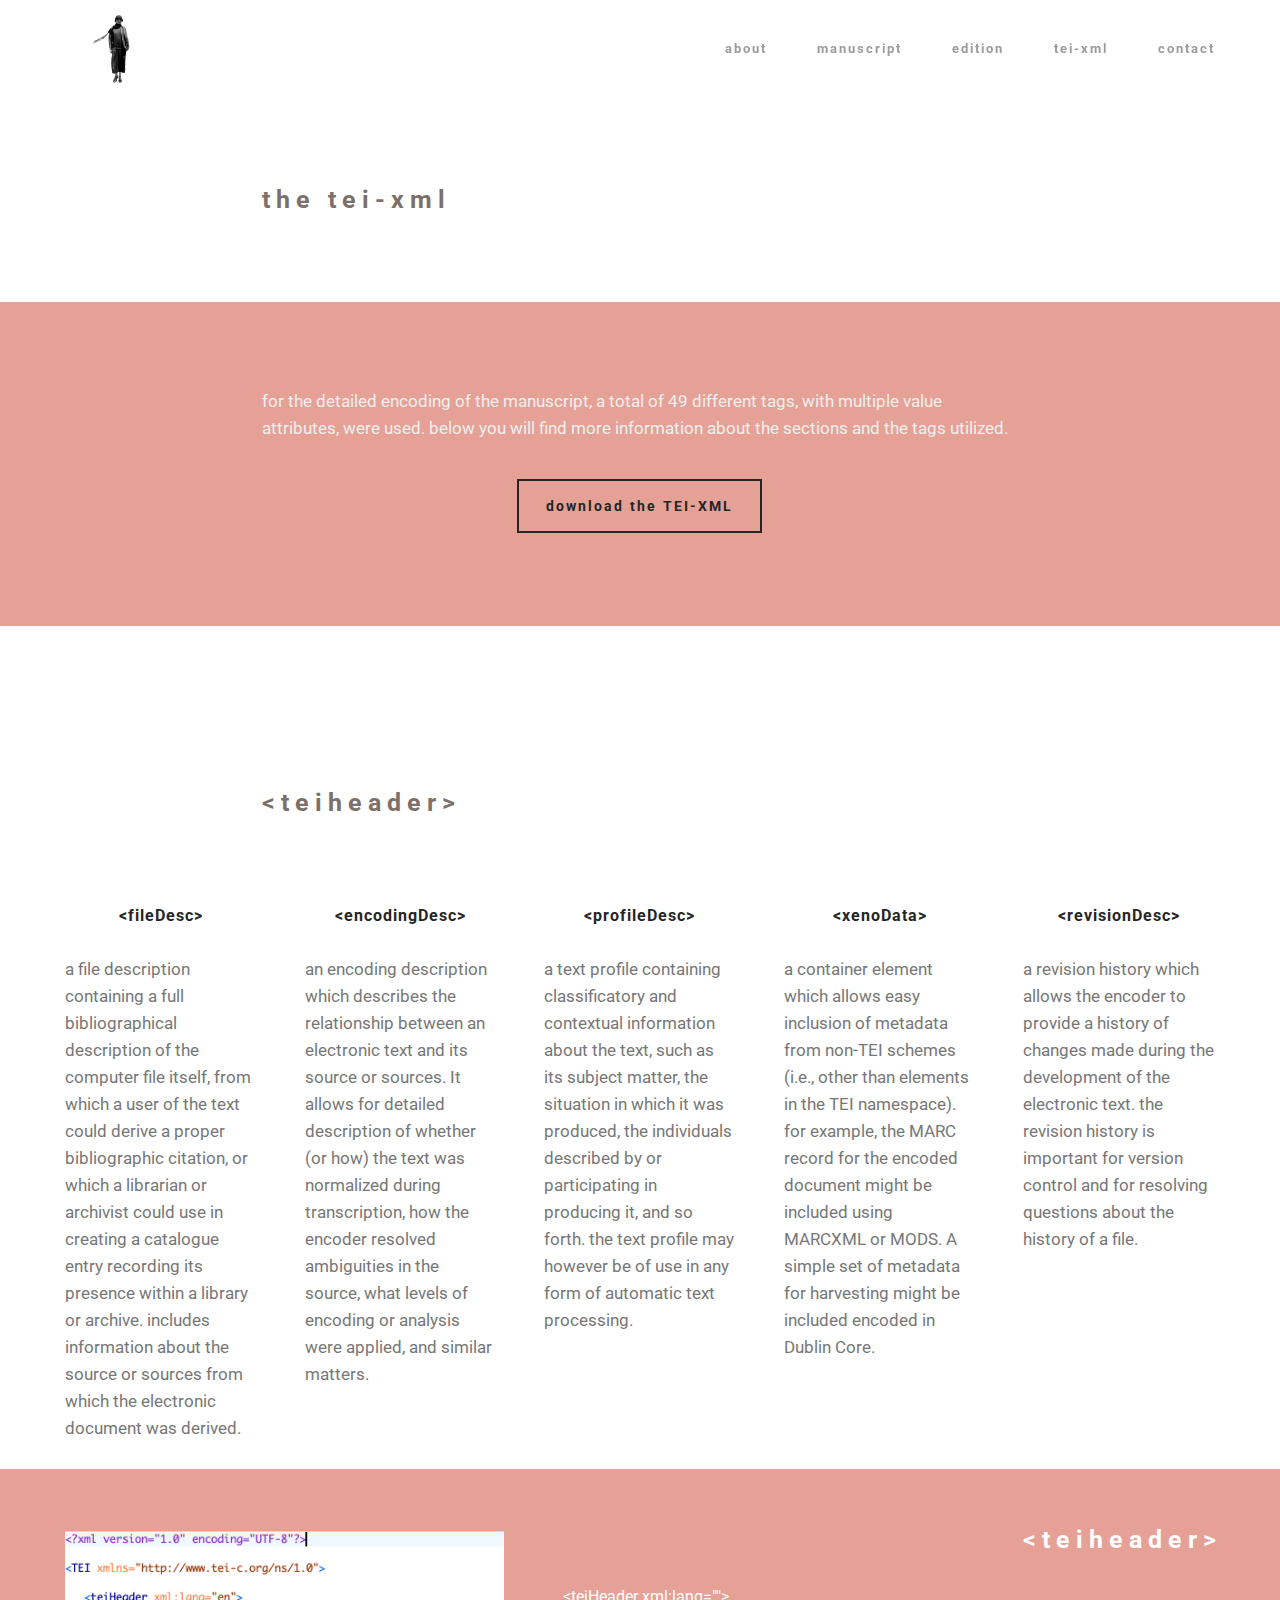
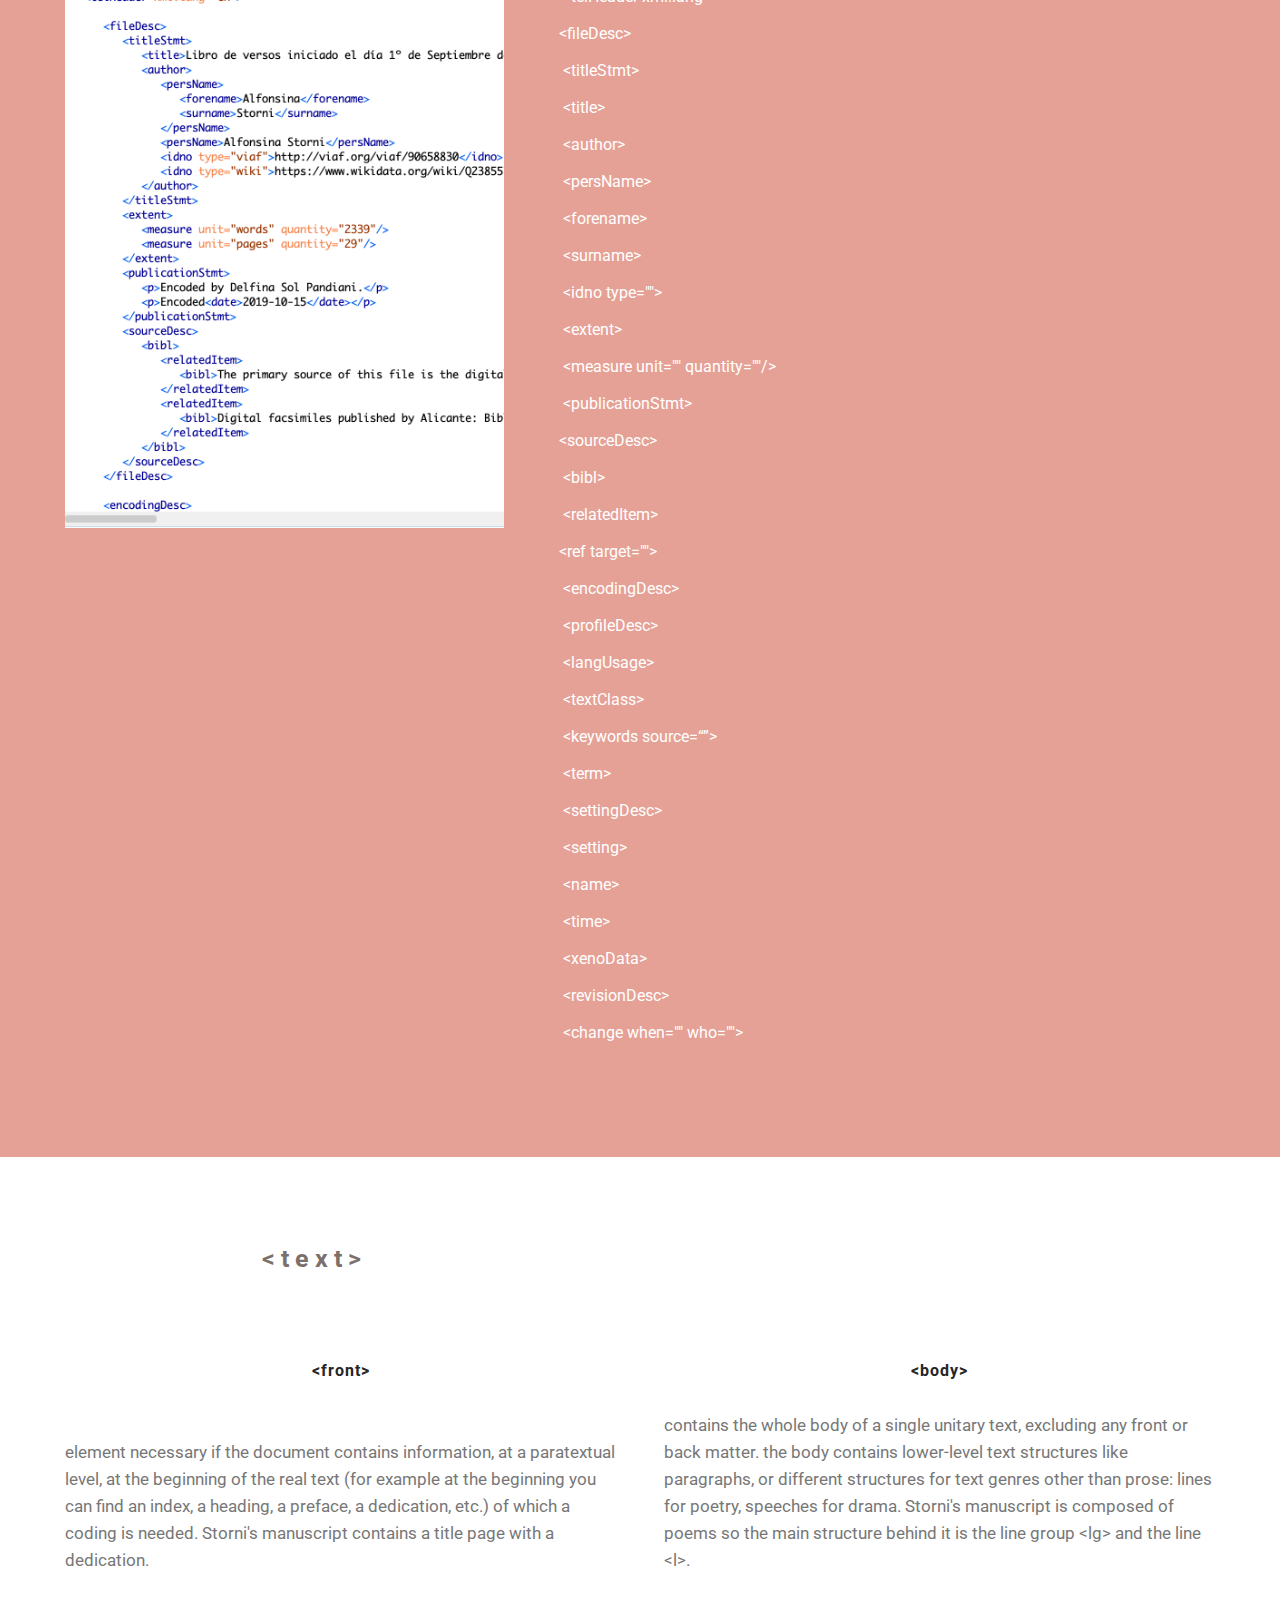
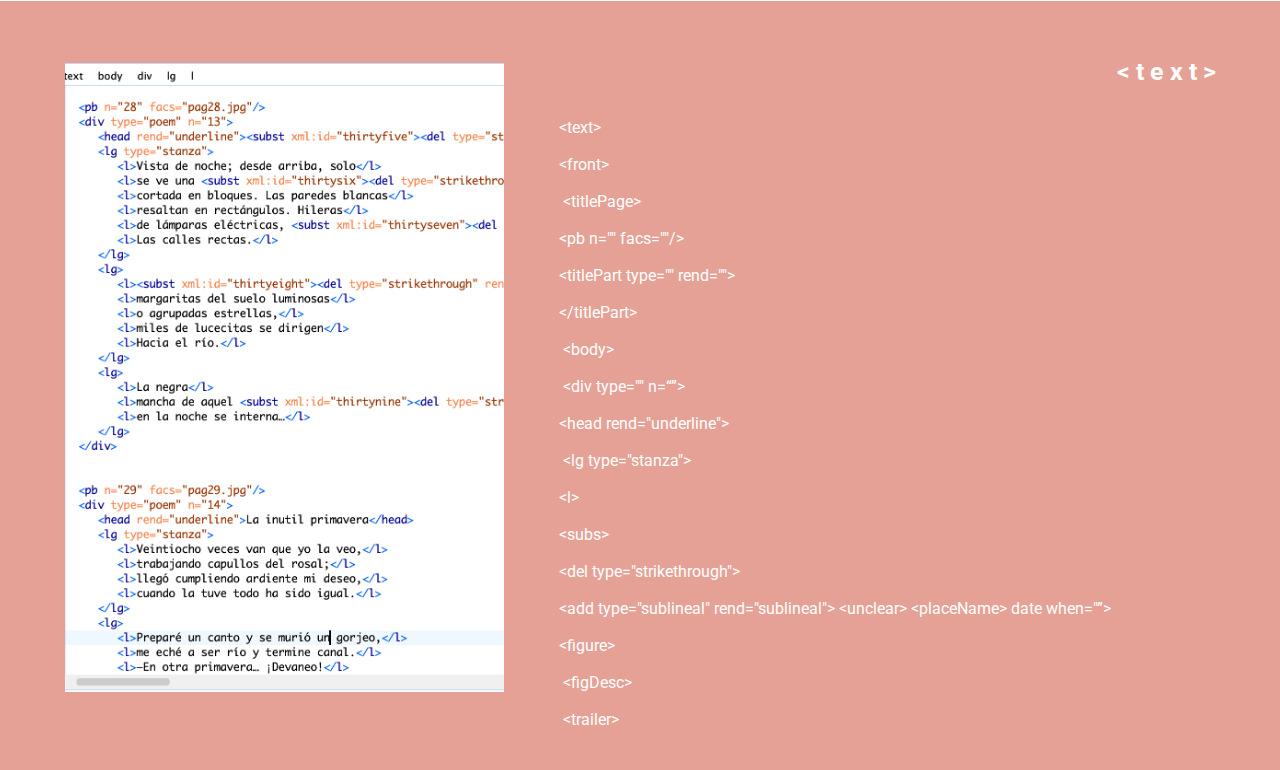
<file: tei.html>
<!DOCTYPE html>
<html  >
<head>
  <!-- Site made with Mobirise Website Builder v4.9.7, https://mobirise.com -->
  <meta charset="UTF-8">
  <meta http-equiv="X-UA-Compatible" content="IE=edge">
  <meta name="generator" content="Mobirise v4.9.7, mobirise.com">
  <meta name="viewport" content="width=device-width, initial-scale=1, minimum-scale=1">
  <link rel="shortcut icon" href="assets/images/alfonsina-2-2-2-171x128.png" type="image/x-icon">
  <meta name="description" content="">
  
  <title>The TEI-XML</title>
  <link rel="stylesheet" href="https://fonts.googleapis.com/css?family=Roboto:700,400&subset=cyrillic,latin,greek,vietnamese">
  <link rel="stylesheet" href="assets/bootstrap/css/bootstrap.min.css">
  <link rel="stylesheet" href="assets/mobirise/css/style.css">
  <link rel="stylesheet" href="assets/mobirise/css/mbr-additional.css" type="text/css">
  
  
  
</head>
<body>
  <section class="mbr-navbar mbr-navbar--freeze mbr-navbar--absolute mbr-navbar--sticky mbr-navbar--auto-collapse mbr-navbar--transparent" id="menu-m" data-rv-view="1510">
    <div class="mbr-navbar__section mbr-section">
        <div class="mbr-section__container container">
            <div class="mbr-navbar__container">
                <div class="mbr-navbar__column mbr-navbar__column--s mbr-navbar__brand">
                    <span class="mbr-navbar__brand-link mbr-brand mbr-brand--inline">
                        <span class="mbr-brand__logo"><a href="index.html"><img src="assets/images/alfonsina-2-2-2-171x128.png" class="mbr-navbar__brand-img mbr-brand__img" alt="Mobirise"></a></span>
                        <span class="mbr-brand__name"><a class="mbr-brand__name text-gray" href="index.html"></a></span>
                    </span>
                </div>
                <div class="mbr-navbar__hamburger mbr-hamburger"><span class="mbr-hamburger__line"></span></div>
                <div class="mbr-navbar__column mbr-navbar__menu">
                    <nav class="mbr-navbar__menu-box mbr-navbar__menu-box--inline-right">
                        <div class="mbr-navbar__column">
                            <ul class="mbr-navbar__items mbr-navbar__items--right float-left mbr-buttons mbr-buttons--freeze mbr-buttons--right btn-decorator mbr-buttons--active mbr-buttons--only-links"><li class="mbr-navbar__item"><a class="mbr-buttons__link btn text-gray" href="about.html">about</a></li> <li class="mbr-navbar__item"><a class="mbr-buttons__link btn text-gray" href="manuscript.html">manuscript</a></li> <li class="mbr-navbar__item"><a class="mbr-buttons__link btn text-gray" href="edition.html">edition</a></li> <li class="mbr-navbar__item"><a class="mbr-buttons__link btn text-gray" href="tei.html">tei-xml</a></li> <li class="mbr-navbar__item"><a class="mbr-buttons__link btn text-gray" href="contact.html">contact</a></li></ul>                            
                            
                        </div>
                    </nav>
                </div>
            </div>
        </div>
    </div>
</section>

<section class="engine"><a href="https://mobirise.info/m">site design templates</a></section><section class="mbr-section mbr-after-navbar" id="header3-11" data-rv-view="1387">
    <div class="mbr-section__container container mbr-section__container--isolated">
        <div class="mbr-header mbr-header--wysiwyg row">
            <div class="col-sm-8 col-sm-offset-2">
                <h3 class="mbr-header__text">the tei-xml</h3>
                
            </div>
        </div>
    </div>
</section>

<section class="mbr-section mbr-section--relative mbr-section--fixed-size" id="msg-box3-1y" data-rv-view="1701" style="background-color: rgb(230, 161, 150);">
    
    
    <div class="mbr-section__container container mbr-section__container--first" style="padding-top: 93px;">
        <div class="row">
            <div class="mbr-article mbr-article--wysiwyg col-sm-8 col-sm-offset-2"><p>for the detailed encoding of the manuscript, a total of 49 different tags, with multiple value attributes, were used. below you will find more information about the sections and the tags utilized.</p></div>
        </div>
    </div>
    <div class="mbr-section__container container mbr-section__container--last" style="padding-bottom: 93px;">
        <div class="row">
            <div class="col-sm-8 col-sm-offset-2">
                <div class="mbr-buttons mbr-buttons--center"><a class="mbr-buttons__btn btn btn-lg btn-default" href="assets/files/TEI-XML.rtf">download the TEI-XML</a></div>
            </div>
        </div>
    </div>
</section>

<section class="mbr-section" id="header3-1u" data-rv-view="1695">
    <div class="mbr-section__container container mbr-section__container--isolated">
        <div class="mbr-header mbr-header--wysiwyg row">
            <div class="col-sm-8 col-sm-offset-2">
                <h3 class="mbr-header__text"><br><br>&lt;teiheader&gt;</h3>
                
            </div>
        </div>
    </div>
</section>

<section class="mbr-section mbr-section--relative mbr-section--fixed-size" id="content4-1t" data-rv-view="1692" style="background-color: rgb(255, 255, 255);">
    
    
    <div class="mbr-section__container container mbr-section__container--std-top-padding" style="padding-top: 0px;">
        <div class="mbr-section__row row">
            <div class="mbr-section__col col-xs-12 col-lg-2-4 col-md-4 col-sm-6">
                
                <div class="mbr-section__container mbr-section__container--middle">
                    <div class="mbr-header mbr-header--reduce mbr-header--center mbr-header--wysiwyg">
                        <h3 class="mbr-header__text">&lt;fileDesc&gt;</h3>
                    </div>
                </div>
                <div class="mbr-section__container mbr-section__container--last" style="padding-bottom: 31px;">
                    <div class="mbr-article mbr-article--wysiwyg">
                        <p>a file description containing a full bibliographical description of the computer file itself, from which a user of the text could derive a proper bibliographic citation, or which a librarian or archivist could use in creating a catalogue entry recording its presence within a library or archive. includes information about the source or sources from which the electronic document was derived.<br></p>
                    </div>
                </div>
                
            </div>
            <div class="mbr-section__col col-xs-12 col-lg-2-4 col-md-4 col-sm-6">
                
                <div class="mbr-section__container mbr-section__container--middle">
                    <div class="mbr-header mbr-header--reduce mbr-header--center mbr-header--wysiwyg">
                        <h3 class="mbr-header__text">&lt;encodingDesc&gt;</h3>
                    </div>
                </div>
                <div class="mbr-section__container mbr-section__container--last" style="padding-bottom: 31px;">
                    <div class="mbr-article mbr-article--wysiwyg">
                        <p>an encoding description which describes the relationship between an electronic text and its source or sources. It allows for detailed description of whether (or how) the text was normalized during transcription, how the encoder resolved ambiguities in the source, what levels of encoding or analysis were applied, and similar matters.<br></p>
                    </div>
                </div>
                
            </div>
            <div class="clearfix visible-sm-block"></div>
            <div class="mbr-section__col col-xs-12 col-lg-2-4 col-md-4 col-sm-6">
                
                <div class="mbr-section__container mbr-section__container--middle">
                    <div class="mbr-header mbr-header--reduce mbr-header--center mbr-header--wysiwyg">
                        <h3 class="mbr-header__text">&lt;profileDesc&gt;</h3>
                    </div>
                </div>
                <div class="mbr-section__container mbr-section__container--last" style="padding-bottom: 31px;">
                    <div class="mbr-article mbr-article--wysiwyg">
                        <p>a text profile containing classificatory and contextual information about the text, such as its subject matter, the situation in which it was produced, the individuals described by or participating in producing it, and so forth. the text profile may however be of use in any form of automatic text processing.&nbsp;<br></p>
                    </div>
                </div>
                
            </div>
            <div class="clearfix visible-md-block"></div>
            <div class="mbr-section__col col-xs-12 col-lg-2-4 col-md-4 col-sm-6 col-lg-offset-0 col-md-offset-2">
                
                <div class="mbr-section__container mbr-section__container--middle">
                    <div class="mbr-header mbr-header--reduce mbr-header--center mbr-header--wysiwyg">
                        <h3 class="mbr-header__text">&lt;xenoData&gt;</h3>
                    </div>
                </div>
                <div class="mbr-section__container mbr-section__container--last" style="padding-bottom: 31px;">
                    <div class="mbr-article mbr-article--wysiwyg">
                        <p>a container element which allows easy inclusion of metadata from non-TEI schemes (i.e., other than elements in the TEI namespace). for example, the MARC record for the encoded document might be included using MARCXML or MODS. A simple set of metadata for harvesting might be included encoded in Dublin Core.<br></p>
                    </div>
                </div>
                
            </div>
            <div class="clearfix visible-sm-block"></div>
            <div class="mbr-section__col col-xs-12 col-lg-2-4 col-md-4 col-sm-6 col-md-offset-0 col-sm-offset-3">
                
                <div class="mbr-section__container mbr-section__container--middle">
                    <div class="mbr-header mbr-header--reduce mbr-header--center mbr-header--wysiwyg">
                        <h3 class="mbr-header__text">&lt;revisionDesc&gt;</h3>
                    </div>
                </div>
                <div class="mbr-section__container mbr-section__container--last" style="padding-bottom: 31px;">
                    <div class="mbr-article mbr-article--wysiwyg">
                        <p>a revision history which allows the encoder to provide a history of changes made during the development of the electronic text. the revision history is important for version control and for resolving questions about the history of a file.&nbsp;<br></p>
                    </div>
                </div>
                
            </div>
            
        </div>
    </div>
</section>

<section class="mbr-section mbr-section--relative" id="msg-box4-5" data-rv-view="1389" style="background-color: rgb(230, 161, 150);">
    
    <div class="mbr-section__container mbr-section__container--isolated container" style="padding-top: 62px; padding-bottom: 0px;">
        <div class="row">
            <div class="mbr-box mbr-box--fixed mbr-box--adapted">
                <div class="mbr-box__magnet mbr-box__magnet--top-right mbr-section__left col-sm-6 image-size" style="width: 36%;">
                    <figure class="mbr-figure mbr-figure--adapted mbr-figure--caption-inside-bottom mbr-figure--full-width"><img src="assets/images/screen-shot-2019-10-17-at-2.09.16-pm-968x1316.png" class="mbr-figure__img"></figure>
                </div>
                <div class="mbr-box__magnet mbr-class-mbr-box__magnet--center-left col-sm-6 content-size mbr-section__right">
                    <div class="mbr-section__container mbr-section__container--middle">
                        <div class="mbr-header mbr-header--auto-align mbr-header--wysiwyg">
                            <h3 class="mbr-header__text cut-letter-spacing">&lt;teiheader&gt;</h3>
                            
                        </div>
                    </div>
                    <div class="mbr-section__container mbr-section__container--middle">
                        <div class="mbr-article mbr-article--auto-align mbr-article--wysiwyg"><p>&nbsp;&lt;teiHeader xml:lang=""&gt; <br></p><p>&lt;fileDesc&gt;</p><p> &lt;titleStmt&gt;</p><p> &lt;title&gt;</p><p> &lt;author&gt;</p><p> &lt;persName&gt;</p><p> &lt;forename&gt;</p><p> &lt;surname&gt;</p><p> &lt;idno type=""&gt;</p><p> &lt;extent&gt;</p><p> &lt;measure unit="" quantity=""/&gt;</p><p> &lt;publicationStmt&gt; </p><p>&lt;sourceDesc&gt;</p><p> &lt;bibl&gt;</p><p> &lt;relatedItem&gt;</p><p>&lt;ref target=""&gt;</p><p> &lt;encodingDesc&gt;</p><p> &lt;profileDesc&gt;</p><p> &lt;langUsage&gt;</p><p> &lt;textClass&gt;</p><p> &lt;keywords source=“”&gt;</p><p> &lt;term&gt;</p><p> &lt;settingDesc&gt;</p><p> &lt;setting&gt;</p><p> &lt;name&gt;</p><p> &lt;time&gt;</p><p> &lt;xenoData&gt;</p><p> &lt;revisionDesc&gt;</p><p> &lt;change when="" who=""&gt;</p><p><br></p><p><br></p></div>
                    </div>
                    
                </div>
                
            </div>
        </div>
    </div>
</section>

<section class="mbr-section" id="header3-1v" data-rv-view="1697">
    <div class="mbr-section__container container mbr-section__container--isolated">
        <div class="mbr-header mbr-header--wysiwyg row">
            <div class="col-sm-8 col-sm-offset-2">
                <h3 class="mbr-header__text">&lt;text&gt;</h3>
                
            </div>
        </div>
    </div>
</section>

<section class="mbr-section mbr-section--relative mbr-section--fixed-size" id="content4-1z" data-rv-view="1800" style="background-color: rgb(255, 255, 255);">
    
    
    <div class="mbr-section__container container mbr-section__container--std-top-padding" style="padding-top: 0px;">
        <div class="mbr-section__row row">
            <div class="mbr-section__col col-xs-12 col-sm-6">
                
                <div class="mbr-section__container mbr-section__container--middle">
                    <div class="mbr-header mbr-header--reduce mbr-header--center mbr-header--wysiwyg">
                        <h3 class="mbr-header__text">&lt;front&gt;</h3>
                    </div>
                </div>
                <div class="mbr-section__container mbr-section__container--last" style="padding-bottom: 31px;">
                    <div class="mbr-article mbr-article--wysiwyg">
                        <p><br><front><back>element necessary if the document contains information, at a paratextual level, at the beginning of the real text (for example at the beginning you can find an index, a heading, a preface, a dedication, etc.) of which a coding is needed. Storni's manuscript contains a title page with a dedication.</back></front></p>
                    </div>
                </div>
                
            </div>
            <div class="mbr-section__col col-xs-12 col-sm-6">
                
                <div class="mbr-section__container mbr-section__container--middle">
                    <div class="mbr-header mbr-header--reduce mbr-header--center mbr-header--wysiwyg">
                        <h3 class="mbr-header__text">&lt;body&gt;</h3>
                    </div>
                </div>
                <div class="mbr-section__container mbr-section__container--last" style="padding-bottom: 31px;">
                    <div class="mbr-article mbr-article--wysiwyg">
                        <p>contains the whole body of a single unitary text, excluding any front or back matter. t<text><text>he body contains lower-level text structures like paragraphs</text></text>, or different structures for text genres other than prose: lines for poetry, speeches for drama. Storni's manuscript is composed of poems so the main structure behind it is the line group &lt;lg&gt; and the line &lt;l&gt;.</p>
                    </div>
                </div>
                
            </div>
            
            
            
            
            
            
            
        </div>
    </div>
</section>

<section class="mbr-section mbr-section--relative" id="msg-box4-20" data-rv-view="1803" style="background-color: rgb(230, 161, 150);">
    
    <div class="mbr-section__container mbr-section__container--isolated container" style="padding-top: 62px; padding-bottom: 0px;">
        <div class="row">
            <div class="mbr-box mbr-box--fixed mbr-box--adapted">
                <div class="mbr-box__magnet mbr-box__magnet--top-right mbr-section__left col-sm-6 image-size" style="width: 36%;">
                    <figure class="mbr-figure mbr-figure--adapted mbr-figure--caption-inside-bottom mbr-figure--full-width"><img src="assets/images/tei-xml-953x1366.png" class="mbr-figure__img"></figure>
                </div>
                <div class="mbr-box__magnet mbr-class-mbr-box__magnet--center-left col-sm-6 content-size mbr-section__right">
                    <div class="mbr-section__container mbr-section__container--middle">
                        <div class="mbr-header mbr-header--auto-align mbr-header--wysiwyg">
                            <h3 class="mbr-header__text cut-letter-spacing">&lt;text&gt;</h3>
                            
                        </div>
                    </div>
                    <div class="mbr-section__container mbr-section__container--middle">
                        <div class="mbr-article mbr-article--auto-align mbr-article--wysiwyg"><p>&lt;text&gt; </p><p>&lt;front&gt;</p><p> &lt;titlePage&gt; </p><p>&lt;pb n="" facs=""/&gt; </p><p>&lt;titlePart type="" rend=""&gt;</p><p>&lt;/titlePart&gt;</p><p> &lt;body&gt;</p><p> &lt;div type="" n=“”&gt; </p><p>&lt;head rend="underline"&gt;</p><p> &lt;lg type="stanza"&gt; </p><p>&lt;l&gt;</p><p>&lt;subs&gt;</p><p>&lt;del type="strikethrough"&gt;</p><p>&lt;add type="sublineal" rend="sublineal"&gt; &lt;unclear&gt; &lt;placeName&gt; date when="”&gt;</p><p>&lt;figure&gt;</p><p> &lt;figDesc&gt;</p><p> &lt;trailer&gt;</p></div>
                    </div>
                    
                </div>
                
            </div>
        </div>
    </div>
</section>


  <script src="assets/web/assets/jquery/jquery.min.js"></script>
  <script src="assets/bootstrap/js/bootstrap.min.js"></script>
  <script src="assets/smooth-scroll/smooth-scroll.js"></script>
  <script src="assets/mobirise/js/script.js"></script>
  
  
</body>
</html>
</file>
<file: assets/mobirise/css/mbr-additional.css>
@import url(https://fonts.googleapis.com/css?family=Slabo+27px);

#header4-n H1 {
  color: #e6a196;
  text-align: left;
}
#header4-n P {
  color: #d14841;
  font-size: 48px;
  text-align: left;
}
#header4-n .btn {
  font-size: 12px;
}
#header4-n SPAN {
  color: #e6a196;
  font-size: 80px;
}
#menu-m .mbr-brand__name {
  font-size: 16px;
}
#menu-m.mbr-navbar--stuck .mbr-navbar__section {
  background: #efefef;
}
#menu-m .mbr-navbar__hamburger {
  color: #efefef;
}
#menu-m .mbr-brand__name a SPAN {
  font-family: 'Slabo 27px', serif;
}

#header3-11 H3 {
  color: #7c706b;
  text-align: left;
}
#menu-m .mbr-brand__name {
  font-size: 16px;
}
#menu-m.mbr-navbar--stuck .mbr-navbar__section {
  background: #efefef;
}
#menu-m .mbr-navbar__hamburger {
  color: #efefef;
}
#menu-m .mbr-brand__name a SPAN {
  font-family: 'Slabo 27px', serif;
}


#menu-m .mbr-brand__name {
  font-size: 16px;
}
#menu-m.mbr-navbar--stuck .mbr-navbar__section {
  background: #efefef;
}
#menu-m .mbr-navbar__hamburger {
  color: #efefef;
}
#menu-m .mbr-brand__name a SPAN {
  font-family: 'Slabo 27px', serif;
}
#header1-l P {
  font-size: 19px;
  color: #7c706b;
  text-align: left;
  font-family: 'Roboto', sans-serif;
}
#header1-l H1 {
  color: #b8312f;
  text-align: right;
}
#header1-l SPAN {
  font-size: 46px;
  color: #e6a196;
}
#msg-box4-26 .mbr-header__text {
  color: #ffffff;
  text-align: right;
}
#msg-box4-26 .mbr-header__subtext {
  color: #ffffff;
}
#msg-box4-26 .mbr-article {
  color: #ffffff;
}
#msg-box4-23 .mbr-header__text {
  color: #7c706b;
  text-align: left;
}
#msg-box4-23 .mbr-header__subtext {
  color: #ffffff;
}
#msg-box4-23 .mbr-article {
  color: #ffffff;
}
#msg-box4-23 .mbr-article P {
  color: #7c706b;
  text-align: left;
}
#msg-box4-24 .mbr-header__text {
  color: #ffffff;
  text-align: right;
}
#msg-box4-24 .mbr-header__subtext {
  color: #ffffff;
  text-align: right;
}
#msg-box4-24 .mbr-article {
  color: #ffffff;
}
#msg-box4-24 .mbr-header__subtext B {
  font-size: 16px;
}
#msg-box4-24 .mbr-article P {
  text-align: left;
}
#header3-25 H3 {
  color: #7c706b;
}
#features1-12 .mbr-section__col .mbr-header__text {
  color: #cccccc;
}
#msg-box4-p .mbr-header__text {
  color: #ffffff;
  text-align: right;
}
#msg-box4-p .mbr-header__subtext {
  color: #ffffff;
  text-align: right;
}
#msg-box4-p .mbr-article {
  color: #ffffff;
}
#msg-box4-p .mbr-header__subtext B {
  font-size: 16px;
}
#msg-box4-r .mbr-header__text {
  color: #7c706b;
  text-align: right;
}
#msg-box4-r .mbr-header__subtext {
  color: #ffffff;
  text-align: right;
}
#msg-box4-r .mbr-article {
  color: #ffffff;
}
#msg-box4-r .mbr-header__subtext B {
  font-size: 16px;
  color: #7c706b;
}
#msg-box4-r .mbr-article P {
  color: #7c706b;
}
#msg-box4-u .mbr-header__text {
  color: #ffffff;
  text-align: right;
}
#msg-box4-u .mbr-header__subtext {
  color: #ffffff;
  text-align: right;
}
#msg-box4-u .mbr-article {
  color: #ffffff;
}
#msg-box4-u .mbr-header__subtext B {
  font-size: 16px;
}

#header3-11 H3 {
  color: #7c706b;
  text-align: left;
}
#msg-box4-5 .mbr-header__text {
  color: #ffffff;
  text-align: right;
}
#msg-box4-5 .mbr-header__subtext {
  color: #ffffff;
}
#msg-box4-5 .mbr-article {
  color: #ffffff;
}
#msg-box4-13 .mbr-header__text {
  color: #7c706b;
}
#msg-box4-13 .mbr-header__subtext {
  color: #ffffff;
}
#msg-box4-13 .mbr-article {
  color: #ffffff;
}
#msg-box4-13 .mbr-article P {
  color: #7c706b;
}
#menu-m .mbr-brand__name {
  font-size: 16px;
}
#menu-m.mbr-navbar--stuck .mbr-navbar__section {
  background: #efefef;
}
#menu-m .mbr-navbar__hamburger {
  color: #efefef;
}
#menu-m .mbr-brand__name a SPAN {
  font-family: 'Slabo 27px', serif;
}

#header3-11 H3 {
  color: #7c706b;
  text-align: left;
}
#msg-box3-1y .mbr-header .mbr-header__text {
  text-align: center;
}
#msg-box3-1y .mbr-header .mbr-header__subtext {
  text-align: center;
}
#msg-box3-1y .mbr-article P {
  color: #efefef;
}
#header3-1u H3 {
  color: #7c706b;
}
#msg-box4-5 .mbr-header__text {
  color: #ffffff;
  text-align: right;
}
#msg-box4-5 .mbr-header__subtext {
  color: #ffffff;
}
#msg-box4-5 .mbr-article {
  color: #ffffff;
}
#msg-box4-5 .mbr-article P {
  font-size: 16px;
}
#header3-1v H3 {
  text-align: left;
  color: #7c706b;
}
#msg-box4-20 .mbr-header__text {
  color: #ffffff;
  text-align: right;
}
#msg-box4-20 .mbr-header__subtext {
  color: #ffffff;
}
#msg-box4-20 .mbr-article {
  color: #ffffff;
}
#msg-box4-20 .mbr-article P {
  font-size: 16px;
}
#menu-m .mbr-brand__name {
  font-size: 16px;
}
#menu-m.mbr-navbar--stuck .mbr-navbar__section {
  background: #efefef;
}
#menu-m .mbr-navbar__hamburger {
  color: #efefef;
}
#menu-m .mbr-brand__name a SPAN {
  font-family: 'Slabo 27px', serif;
}

#msg-box4-9 .mbr-header__text {
  color: #ffffff;
}
#msg-box4-9 .mbr-header__subtext {
  color: #ffffff;
}
#msg-box4-9 .mbr-article {
  color: #ffffff;
}
#msg-box4-b .mbr-header__text {
  color: #ffffff;
}
#msg-box4-b .mbr-header__subtext {
  color: #ffffff;
}
#msg-box4-b .mbr-article {
  color: #ffffff;
}
#msg-box4-b .mbr-article P {
  color: #7c706b;
}
#menu-m .mbr-brand__name {
  font-size: 16px;
}
#menu-m.mbr-navbar--stuck .mbr-navbar__section {
  background: #efefef;
}
#menu-m .mbr-navbar__hamburger {
  color: #efefef;
}
#menu-m .mbr-brand__name a SPAN {
  font-family: 'Slabo 27px', serif;
}

#menu-27 .mbr-brand__name {
  font-size: 16px;
}
#menu-27.mbr-navbar--stuck .mbr-navbar__section {
  background: #efefef;
}
#menu-27 .mbr-navbar__hamburger {
  color: #efefef;
}
#menu-27 .mbr-brand__name a SPAN {
  font-family: 'Slabo 27px', serif;
}
#form1-29 .btn {
  font-size: 16px;
}
#form1-29 .mbr-header__text {
  color: #7c706b;
}
#msg-box4-28 .mbr-header__text {
  color: #7c706b;
  text-align: right;
}
#msg-box4-28 .mbr-header__subtext {
  color: #ffffff;
}
#msg-box4-28 .mbr-article {
  color: #ffffff;
}
#msg-box4-28 .mbr-article P {
  color: #7c706b;
}
</file>
<file: assets/mobirise/css/style.css>
.is-builder .animated {
  -webkit-animation-name: none !important;
  animation-name: none !important;
}
html {
  position: relative;
  min-height: 100%;
}
.mbr-embedded-video {
  position: relative;
}
.mbr-background-video,
.mbr-background-video-preview {
  bottom: 0;
  left: 0;
  overflow: hidden;
  position: absolute;
  right: 0;
  top: 0;
}
.mbr-parallax-background,
.mbr-background {
  background-attachment: fixed !important;
  background-position: 50% 0;
  background-repeat: no-repeat;
  background-size: cover !important;
}
.mbr-hidden-scrollbar .mbr-parallax-background {
  background-size: auto 130%;
}
.mobile .mbr-parallax-background {
  background-attachment: scroll !important;
}
.mbr-background {
  background-attachment: scroll !important;
}
.mbr-navbar {
  position: relative;
  width: 100%;
}
.mbr-navbar:before {
  content: "";
  display: block;
}
.mbr-navbar__brand-link:after,
.mbr-navbar__brand-img {
  max-height: 74px;
  height: 100%;
}
.mbr-navbar:before,
.mbr-navbar__container {
  height: 98px;
}
.mbr-navbar--ss .mbr-navbar__brand-link:after,
.mbr-navbar--ss .mbr-navbar__brand-img {
  height: 74px;
}
.mbr-navbar--ss:before,
.mbr-navbar--ss .mbr-navbar__container {
  height: 98px;
}
.mbr-navbar--xs .mbr-navbar__brand-link:after,
.mbr-navbar--xs .mbr-navbar__brand-img {
  height: 32px;
}
.mbr-navbar--xs:before,
.mbr-navbar--xs .mbr-navbar__container {
  height: 56px;
}
.mbr-navbar--s .mbr-navbar__brand-link:after,
.mbr-navbar--s .mbr-navbar__brand-img {
  height: 48px;
}
.mbr-navbar--s:before,
.mbr-navbar--s .mbr-navbar__container {
  height: 72px;
}
.mbr-navbar--m .mbr-navbar__brand-link:after,
.mbr-navbar--m .mbr-navbar__brand-img {
  height: 64px;
}
.mbr-navbar--m:before,
.mbr-navbar--m .mbr-navbar__container {
  height: 88px;
}
.mbr-navbar--l .mbr-navbar__brand-link:after,
.mbr-navbar--l .mbr-navbar__brand-img {
  height: 96px;
}
.mbr-navbar--l:before,
.mbr-navbar--l .mbr-navbar__container {
  height: 120px;
}
.mbr-navbar--xl .mbr-navbar__brand-link:after,
.mbr-navbar--xl .mbr-navbar__brand-img {
  height: 128px;
}
.mbr-navbar--xl:before,
.mbr-navbar--xl .mbr-navbar__container {
  height: 152px;
}
.mbr-navbar--short .mbr-navbar__brand-link:after,
.mbr-navbar--short .mbr-navbar__brand-img {
  height: 40px;
}
.mbr-navbar--short .mbr-brand__logo .mbr-iconfont{
  font-size: 40px;
}
.mbr-navbar--short:before,
.mbr-navbar--short .mbr-navbar__container {
  height: 64px;
}
.mbr-navbar--short .mbr-navbar__container {
  padding: 12px 0;
}
@media (max-width: 767px) {
  .mbr-navbar--short .mbr-navbar__brand-link:after,
  .mbr-navbar--short .mbr-navbar__brand-img {
    height: 31px;
  }
  .mbr-navbar--short:before,
  .mbr-navbar--short .mbr-navbar__container {
    height: 45px;
  }
  .mbr-navbar--short .mbr-navbar__container {
    padding: 7px 0;
  }
}
.mbr-navbar__brand-img {
  position: relative;
}
.mbr-navbar__brand-img,
.mbr-navbar__container,
.mbr-navbar__section {
  -webkit-transition: all 300ms ease-in-out 0s;
  -o-transition: all 300ms ease-in-out 0s;
  transition: all 300ms ease-in-out 0s;
}
.mbr-navbar__section {
  background: #2c2c2c;
  height: auto;
  position: absolute;
  top: 0;
  width: 100%;
  z-index: 1000;
}
.mbr-navbar__container {
  display: table;
  padding: 12px 0;
  width: 100%;
}
.mbr-navbar__menu-box {
  display: table;
  width: 100%;
}
.mbr-navbar__menu-box--inline-left,
.mbr-navbar__menu-box--inline-center,
.mbr-navbar__menu-box--inline-right {
  display: block;
  text-align: left;
}
.mbr-navbar__menu-box--inline-center {
  text-align: center;
}
.mbr-navbar__menu-box--inline-right {
  text-align: right;
}
.mbr-navbar__column {
  display: table-cell;
  vertical-align: middle;
}
.mbr-navbar__column--xxs {
  width: 1%;
}
.mbr-navbar__column--xs {
  width: 10%;
}
.mbr-navbar__column--s {
  width: 20%;
}
.mbr-navbar__column--m {
  width: 30%;
}
.mbr-navbar__column--l {
  width: 40%;
}
.mbr-navbar__column--xl {
  width: 50%;
}
.mbr-navbar__menu-box--inline-left .mbr-navbar__column,
.mbr-navbar__menu-box--inline-center .mbr-navbar__column,
.mbr-navbar__menu-box--inline-right .mbr-navbar__column {
  display: inline-block;
}
.mbr-navbar__items {
  float: left;
  padding-left: 0px;
  position: relative;
  left: -20px;
}
.mbr-navbar__items--right {
  float: right;
  left: 0;
}
.float-left {
  float: left;
}
.mbr-navbar__item {
  display: block;
  float: left;
  position: relative;
}
.mbr-navbar__hamburger {
  display: none;
  margin-top: -11px;
  position: absolute;
  right: 0;
  top: 50%;
  z-index: 10000;
}
.mbr-navbar--collapsed .mbr-navbar__container {
  position: relative;
}
.mbr-navbar--collapsed .mbr-navbar__column {
  display: block;
  width: 100%;
}
.mbr-navbar--collapsed .mbr-navbar__items--right {
  padding-top: 13px;
}
.mbr-navbar--collapsed .mbr-navbar__menu {
  background: rgba(0, 0, 0, 0.9);
  display: none;
  height: 100%;
  left: 0;
  position: fixed;
  top: 0;
  width: 100%;
  z-index: 9999;
}
.mbr-navbar--collapsed .mbr-navbar__menu-box {
  display: table-cell;
  vertical-align: middle;
}
.mbr-navbar--collapsed .mbr-navbar__items {
  float: none;
}
.mbr-navbar--collapsed .mbr-navbar__item {
  float: none;
}
.mbr-navbar--collapsed .mbr-navbar__hamburger {
  display: block;
}
.mbr-navbar--collapsed.mbr-navbar--open .mbr-navbar__menu {
  display: table;
}
.mbr-navbar--collapsed.mbr-navbar--open:not(.mbr-navbar--sticky) .mbr-navbar__section {
  background: none;
  position: fixed;
}
.mbr-navbar--collapsed.mbr-navbar--open .mbr-navbar__brand {
  visibility: hidden;
}
.mbr-navbar--collapsed.mbr-navbar--sticky.mbr-navbar--open .mbr-navbar__brand {
  visibility: visible;
}
.mbr-navbar--collapsed.mbr-navbar--open .mbr-navbar__brand-img,
.mbr-navbar--collapsed.mbr-navbar--open .mbr-navbar__container {
  -webkit-transition: none;
  -o-transition: none;
  transition: none;
}
.mbr-navbar--freeze.mbr-navbar--collapsed.mbr-navbar--open .mbr-navbar__hamburger,
.mbr-navbar--freeze.mbr-navbar--collapsed.mbr-navbar--open .mbr-navbar__hamburger:hover {
  color: #fff !important;
}
.mbr-navbar--sticky .mbr-navbar__section {
  position: fixed;
}
.mbr-navbar--absolute {
  position: absolute;
}
/* fix for popup menu conflict */
@media (max-width: 480px) {
  .mbr-navbar--absolute.mbr-navbar[id^=menu-] {
    position: absolute;
  }
}
.mbr-navbar--transparent .mbr-navbar__section {
  background: none;
}
.mbr-navbar--stuck .mbr-navbar__section,
.mbr-navbar--relative .mbr-navbar__section {
  background: #2c2c2c;
}
@media (max-width: 991px) {
  .mbr-navbar--auto-collapse .mbr-navbar__container {
    position: relative;
  }
  .mbr-navbar--auto-collapse .mbr-navbar__column {
    display: block;
    width: 100%;
  }
  .mbr-navbar__column {
    max-height: 100vh;
    overflow-x: hidden;
    overflow-y:auto;
  }
  .mbr-navbar__column::-webkit-scrollbar {
    display:none;
  }
  .mbr-navbar--auto-collapse .mbr-navbar__items--right {
    padding-top: 13px;
  }
  .mbr-navbar--auto-collapse .mbr-navbar__menu {
    background: rgba(0, 0, 0, 0.9);
    display: none;
    height: 100%;
    left: 0;
    position: fixed;
    top: 0;
    width: 100%;
    z-index: 9999;
  }
  .mbr-navbar--auto-collapse .mbr-navbar__menu-box {
    display: table-cell;
    vertical-align: middle;
  }
  .mbr-navbar--auto-collapse .mbr-navbar__items {
    float: none;
  }
  .mbr-navbar--auto-collapse .mbr-navbar__item {
    float: none;
  }
  .mbr-navbar--auto-collapse .mbr-navbar__hamburger {
    display: block;
  }
  .mbr-navbar--auto-collapse.mbr-navbar--open .mbr-navbar__menu {
    display: table;
  }
  .mbr-navbar--auto-collapse.mbr-navbar--open:not(.mbr-navbar--sticky) .mbr-navbar__section {
    background: none;
    position: fixed;
  }
  .mbr-navbar--auto-collapse.mbr-navbar--open .mbr-navbar__brand {
    visibility: hidden;
  }
  .mbr-navbar--auto-collapse.mbr-navbar--sticky.mbr-navbar--open .mbr-navbar__brand {
    visibility: visible;
  }
  .mbr-navbar--auto-collapse.mbr-navbar--open .mbr-navbar__brand-img,
  .mbr-navbar--auto-collapse.mbr-navbar--open .mbr-navbar__container {
    -webkit-transition: none;
    -o-transition: none;
    transition: none;
  }
}
.mbr-after-navbar:before {
  content: "";
  display: block;
  height: 98px;
}
.mbr-hamburger {
  cursor: pointer;
  height: 23px;
  width: 30px;
}
.mbr-hamburger:focus {
  outline: none;
}
.mbr-hamburger__line,
.mbr-hamburger__line:before,
.mbr-hamburger__line:after {
  content: "";
  position: absolute;
  display: block;
  height: 1px;
  cursor: pointer;
}
.mbr-hamburger__line,
.mbr-hamburger__line:before,
.mbr-hamburger__line:after {
  width: 30px;
  border-bottom: 5px solid;
  top: 9px;
}
.mbr-hamburger__line:before {
  top: -9px;
}
.mbr-hamburger__line:after {
  top: 9px;
}
.mbr-hamburger__line,
.mbr-hamburger__line:before,
.mbr-hamburger__line:after {
  -webkit-transition: all 300ms ease-in-out;
  transition: all 300ms ease-in-out;
}
.mbr-hamburger--open .mbr-hamburger__line {
  border-color: transparent;
}
.mbr-hamburger--open .mbr-hamburger__line:before,
.mbr-hamburger--open .mbr-hamburger__line:after {
  top: 0;
}
.mbr-hamburger--open .mbr-hamburger__line:before {
  -ms-transform: rotate(45deg);
  -webkit-transform: rotate(45deg);
  transform: rotate(45deg);
}
.mbr-hamburger--open .mbr-hamburger__line:after {
  top: 10px;
  -ms-transform: translatey(-10px) rotate(-45deg);
  -webkit-transform: translatey(-10px) rotate(-45deg);
  transform: translatey(-10px) rotate(-45deg);
}
@media (max-width: 767px) {
  .mbr-hamburger {
    height: 23px;
    width: 27px;
  }
  .mbr-hamburger__line,
  .mbr-hamburger__line:before,
  .mbr-hamburger__line:after {
    width: 27px;
    border-bottom: 4px solid;
    top: 9px;
  }
  .mbr-hamburger__line:before {
    top: -9px;
  }
  .mbr-hamburger__line:after {
    top: 9px;
  }
}

.navbar-dropdown .hamburger-icon {
  content: "";
  width: 16px;
  -webkit-box-shadow: 0 -6px 0 1px,0 0 0 1px,0 6px 0 1px;
  -moz-box-shadow: 0 -6px 0 1px,0 0 0 1px,0 6px 0 1px;
  box-shadow: 0 -6px 0 1px,0 0 0 1px,0 6px 0 1px;
}

.mbr-brand {
  display: block;
  float: left;
  position: relative;
}
.mbr-brand,
.mbr-brand:hover {
  text-decoration: none;
}
.mbr-brand__name {
  display: block;
  font-weight: bold;
  margin-top: 5px;
  text-align: center;
}
.mbr-brand__name,
.mbr-brand__name:hover {
  text-decoration: none;
}
.mbr-brand--inline {
  display: table;
}
.mbr-brand--inline:after {
  content: "";
  display: table-cell;
  width: 1px;
}
.mbr-brand--inline .mbr-brand__logo,
.mbr-brand--inline .mbr-brand__name {
  display: table-cell;
  vertical-align: middle;
}
.mbr-brand--inline .mbr-brand__logo {
  padding-right: 10px;
}
.mbr-brand--inline .mbr-brand__name {
  margin: 0;
  text-align: left;
}
.mbr-form {
  display: table;
  margin-top: -13px;
  position: relative;
  top: 14px;
  /* width: 100%; */
}
.mbr-form__left,
.mbr-form__right {
  display: table-cell;
  vertical-align: top;
}
.mbr-form__left {
  padding-right: 3px;
}
.mbr-form__right {
  width: 1px;
}
@media (max-width: 530px) {
  .mbr-form {
    display: block;
    margin-top: -27px;
    position: relative;
    top: 26px;
  }
  .mbr-form__left,
  .mbr-form__right {
    display: block;
  }
  .mbr-form__left {
    margin-bottom: 12px;
    padding-right: 0;
  }
  .mbr-form__right {
    width: 100%;
  }
}
.mbr-section {
  padding: 0 20px;
}
.mbr-section--no-padding {
  padding: 0;
}
.mbr-section--relative {
  position: relative;
}
.mbr-section--fixed-size {
  overflow: hidden;
}
.mbr-section--full-height {
  height: 100vh;
}
.mbr-section--full-height.mbr-after-navbar:before {
  display: none;
}
.mbr-section--bg-adapted {
  background-attachment: scroll;
  background-position: 50% 0;
  background-repeat: no-repeat;
  background-size: cover;
}
.mbr-section--gray {
  background-color: #444444;
}
.mbr-section--light-gray {
  background-color: #f0f0f0;
}
.mbr-section--dark-gray {
  background-color: #3c3c3c;
}
.mbr-section__container {
  padding: 0;
  position: relative;
  z-index: 3;
}
.mbr-section__container--center {
  text-align: center;
}
.mbr-section__container--std-padding {
  padding: 93px 0;
}
.mbr-section__container--std-top-padding {
  padding-top: 93px;
}
.mbr-section__container--std-bot-padding {
  padding-bottom: 93px;
}
.mbr-section__container--sm-padding {
  padding: 41px 0;
}
.mbr-section__container--sm-top-padding {
  padding-top: 41px;
}
.mbr-section__container--sm-bot-padding {
  padding-bottom: 41px;
}
.mbr-section__container--isolated {
  padding-bottom: 93px;
  padding-top: 93px;
}
.mbr-section__container--first {
  padding-top: 93px;
  padding-bottom: 41px;
}
.mbr-section__container--middle {
  padding-bottom: 41px;
}
.mbr-section__container--last {
  padding-bottom: 93px;
}
.mbr-section__row {
  margin-left: -24px;
  margin-right: -24px;
}
.mbr-section__col {
  overflow: hidden;
  padding-left: 24px;
  padding-right: 24px;
}
.mbr-section__left {
  padding-right: 40px;
}
.mbr-section__right {
  padding-left: 15px;
}
.mbr-section__header {
  line-height: 1.5em;
  margin: -10px 0 0;
  text-align: center;
}
@media (min-width: 768px) {
  .mbr-section--short-paddings .mbr-section__container--std-padding {
    padding: 59px 0;
  }
  .mbr-section--short-paddings .mbr-section__container--std-top-padding {
    padding-top: 59px;
  }
  .mbr-section--short-paddings .mbr-section__container--std-bot-padding {
    padding-bottom: 59px;
  }
  .mbr-section--short-paddings .mbr-section__container--sm-padding {
    padding: 41px 0;
  }
  .mbr-section--short-paddings .mbr-section__container--sm-top-padding {
    padding-top: 41px;
  }
  .mbr-section--short-paddings .mbr-section__container--sm-bot-padding {
    padding-bottom: 41px;
  }
  .mbr-section--short-paddings .mbr-section__container--isolated {
    padding-bottom: 59px;
    padding-top: 59px;
  }
  .mbr-section--short-paddings .mbr-section__container--first {
    padding-top: 59px;
    padding-bottom: 41px;
  }
  .mbr-section--short-paddings .mbr-section__container--middle {
    padding-bottom: 41px;
  }
  .mbr-section--short-paddings .mbr-section__container--last {
    padding-bottom: 59px;
  }
}
@media (max-width: 767px) {
  .mbr-section__left {
    padding-right: 15px;
  }
  .mbr-section__right {
    padding-left: 15px;
    padding-top: 51px;
  }
}
.mbr-arrow {
  bottom: 71px;
  left: 0;
  line-height: 1px;
  padding: 0 20px;
  position: absolute;
  width: 100%;
  z-index: 3;
}
.mbr-arrow__link {
  display: inline-block;
  font-size: 26px;
}
.mbr-arrow__link,
.mbr-arrow__link:hover,
.mbr-arrow__link:focus {
  color: #fff;
}
.mbr-arrow--floating .mbr-arrow__link {
  -webkit-animation: floating-arrow 1.6s infinite ease-in-out 0s;
  -o-animation: floating-arrow 1.6s infinite ease-in-out 0s;
  animation: floating-arrow 1.6s infinite ease-in-out 0s;
}
@-webkit-keyframes floating-arrow {
  from {
    -webkit-transform: translateY(0);
    transform: translateY(0);
  }
  65% {
    -webkit-transform: translateY(11px);
    transform: translateY(11px);
  }
  to {
    -webkit-transform: translateY(0);
    transform: translateY(0);
  }
}
@-o-keyframes floating-arrow {
  from {
    -webkit-transform: translateY(0);
    transform: translateY(0);
  }
  65% {
    -webkit-transform: translateY(11px);
    transform: translateY(11px);
  }
  to {
    -webkit-transform: translateY(0);
    transform: translateY(0);
  }
}
@keyframes floating-arrow {
  from {
    -webkit-transform: translateY(0);
    transform: translateY(0);
  }
  65% {
    -webkit-transform: translateY(11px);
    transform: translateY(11px);
  }
  to {
    -webkit-transform: translateY(0);
    transform: translateY(0);
  }
}
.mbr-arrow--dark .mbr-arrow__link,
.mbr-arrow--dark .mbr-arrow__link:hover,
.mbr-arrow--dark .mbr-arrow__link:focus {
  color: #252525;
}
@media (max-width: 767px) {
  .mbr-arrow {
    bottom: 41px;
  }
}
@media (max-width: 320px) {
  .mbr-arrow {
    bottom: 21px;
    text-align: center;
  }
}
@media all and (device-width: 320px) and (device-height: 568px) and (orientation: portrait) {
  .mbr-arrow {
    bottom: 31px;
  }
}
.mbr-box {
  display: table;
  width: 100%;
}
.mbr-box--fixed {
  table-layout: fixed;
}
.mbr-box--stretched {
  height: 100%;
}
.mbr-box__magnet {
  display: table-cell;
  float: none;
  height: 100%;
  margin-bottom: 0;
  margin-top: 0;
  text-align: center;
  vertical-align: middle;
}
.mbr-box__magnet--sm-padding {
  padding: 41px 0;
}
.mbr-box__magnet--top-left,
.mbr-box__magnet--top-center,
.mbr-box__magnet--top-right {
  vertical-align: top;
}
.mbr-box__magnet--bottom-left,
.mbr-box__magnet--bottom-center,
.mbr-box__magnet--bottom-right {
  vertical-align: bottom;
}
.mbr-box__magnet--top-left,
.mbr-box__magnet--center-left,
.mbr-box__magnet--bottom-left {
  text-align: left;
}
.mbr-box__magnet--top-right,
.mbr-box__magnet--center-right,
.mbr-box__magnet--bottom-right {
  text-align: right;
}
.mbr-box__container {
  height: 50%;
}
@media (max-width: 767px) {
  .mbr-box__container {
    height: 100%;
  }
  .mbr-box--adapted {
    display: block;
  }
  .mbr-box--adapted > .mbr-box__magnet {
    display: block;
    height: auto;
  }
}
.mbr-overlay {
  background: #222;
  bottom: 0;
  left: 0;
  position: absolute;
  right: 0;
  top: 0;
  z-index: 2;
}
.mbr-google-map__marker {
  color: #252525;
  display: none;
  margin: 0;
}
.mbr-google-map--loaded .mbr-google-map__marker {
  display: block;
}
.mbr-hero {
  color: #fff;
  position: relative;
}
.mbr-hero__text {
  font-size: 46px;
  font-weight: bold;
  left: -2px;
  letter-spacing: 2px;
  line-height: 50px;
  margin: -18px 0 1px 0;
  padding-bottom: 41px;
  position: relative;
  top: 8px;
}
.mbr-hero__subtext {
  font-size: 21px;
  line-height: 29px;
  margin: -32px 0 3px 0;
  padding: 0 0 41px 0;
  position: relative;
  top: 6px;
}
.mbr-figure {
  display: inline-block;
  /*line-height: 1px;*/
  margin: 0;
  max-width: 100%;
  overflow: hidden;
  position: relative;
}
.mbr-figure--no-bg {
  background: none;
}
.mbr-figure--full-width {
  display: block;
  width: 100%;
}
.mbr-figure.mbr-after-navbar:before {
  display: none;
}
.mbr-figure--full-width iframe,
.mbr-figure--full-width .mbr-figure__img,
.mbr-figure--full-width .mbr-figure__map {
  width: 100%;
}
.mbr-figure iframe,
.mbr-figure__img,
.mbr-figure__map {
  max-width: 100%;
}
@-webkit-keyframes mapCircleLoading {
  from {
    -webkit-transform: rotate(0deg);
  }
  to {
    -webkit-transform: rotate(359deg);
  }
}
@keyframes mapCircleLoading {
  from {
    transform: rotate(0deg);
  }
  to {
    transform: rotate(359deg);
  }
}
.mbr-figure__map {
  height: 400px;
  position: relative;
}
.mbr-figure__map--short {
  height: 300px;
}
.mbr-figure__map iframe {
  height: 100%;
  width: 100%;
}
.mbr-figure__map [data-state-details] {
  color: #6b6763;
  font-family: "Roboto", Helvetica, Arial, sans-serif;
  height: 1.5em;
  margin-top: -0.75em;
  padding-left: 20px;
  padding-right: 20px;
  position: absolute;
  text-align: center;
  top: 50%;
  width: 100%;
}
.mbr-figure__map[data-state] {
  background: #e9e5dc;
}
.mbr-figure__map[data-state="loading"] [data-state-details] {
  display: none;
}
.mbr-figure__map[data-state="loading"]::after {
  content: "";
  -webkit-animation: mapCircleLoading .6s infinite linear;
  animation: mapCircleLoading .6s infinite linear;
  border-radius: 50%;
  border: 6px rgba(255, 255, 255, 0.35) solid;
  border-top-color: #fff;
  height: 40px;
  left: 50%;
  margin-left: -20px;
  margin-top: -20px;
  position: absolute;
  top: 50%;
  width: 40px;
}
.mbr-figure__caption {
  background: rgba(0, 0, 0, 0.5);
  bottom: 0;
  color: #fff;
  display: block;
  font-size: 17px;
  left: 0;
  line-height: 1.3em;
  min-height: 53px;
  padding: 17px 20px;
  position: absolute;
  text-align: left;
  width: 100%;
}
.mbr-figure__caption--no-padding {
  padding: 17px 0;
}
.mbr-figure--wysiwyg .mbr-figure__caption a,
.mbr-figure--wysiwyg .mbr-figure__caption a:hover {
  color: inherit;
  text-decoration: underline;
}
.mbr-figure--caption-inside-top .mbr-figure__caption {
  bottom: auto;
  top: 0;
}
.mbr-figure--caption-outside-top .mbr-figure__caption,
.mbr-figure--caption-outside-bottom .mbr-figure__caption {
  background: none;
  position: relative;
}
.mbr-figure--no-bg.mbr-figure--caption-outside-top .mbr-figure__caption,
.mbr-figure--no-bg.mbr-figure--caption-outside-bottom .mbr-figure__caption {
  color: #252525;
}
.mbr-figure--no-bg.mbr-figure--caption-outside-top .mbr-figure__caption {
  margin-top: -3px;
  padding-top: 0;
}
.mbr-figure--no-bg.mbr-figure--caption-outside-bottom .mbr-figure__caption {
  margin-top: -2px;
  padding-bottom: 0;
  top: 2px;
}
.mbr-figure__caption--std-grid {
  background: none;
  z-index: 2;
  overflow: hidden;
}
.mbr-figure__caption--std-grid:before {
  bottom: 0;
  content: "";
  position: absolute;
  top: 0;
  width: 200%;
  z-index: -1;
  margin-left: -50%;
}
.mbr-figure--caption-inside-top .mbr-figure__caption--std-grid:before,
.mbr-figure--caption-inside-bottom .mbr-figure__caption--std-grid:before {
  background: rgba(0, 0, 0, 0.6);
}
.mbr-figure__caption-small {
  color: #ccc;
  display: block;
  font-size: 14px;
  line-height: 1.3em;
}
.mbr-figure--no-bg.mbr-figure--caption-outside-top .mbr-figure__caption-small,
.mbr-figure--no-bg.mbr-figure--caption-outside-bottom .mbr-figure__caption-small {
  color: #777;
}
@media (max-width: 767px) {
  .mbr-figure--adapted {
    display: block;
    width: 100%;
  }
  .mbr-figure--adapted iframe,
  .mbr-figure--adapted .mbr-figure__img,
  .mbr-figure--adapted .mbr-figure__map {
    width: 100%;
  }
  .mbr-figure--caption-inside-top .mbr-figure__caption,
  .mbr-figure--caption-inside-bottom .mbr-figure__caption {
    background: none;
    position: relative;
  }
  .mbr-figure--caption-inside-top .mbr-figure__caption--std-grid:before,
  .mbr-figure--caption-inside-bottom .mbr-figure__caption--std-grid:before {
    display: none;
  }
}
.mbr-reviews {
  list-style: none;
  margin: 0 -15px;
  padding: 3px 0 0 0;
}
.mbr-reviews__item {
  position: relative;
  margin-top: 39px;
}
.mbr-reviews__text {
  background: #fafafa;
  border-radius: 3px;
  border: 1px solid #ededed;
  color: #777;
  font-size: 16px;
  line-height: 26px;
  padding: 20px;
  position: relative;
}
.mbr-reviews__text:before {
  -webkit-transform: rotate(45deg);
  -ms-transform: rotate(45deg);
  -o-transform: rotate(45deg);
  transform: rotate(45deg);
  width: 14px;
  height: 14px;
  background-color: #fafafa;
  border-color: #ededed;
  border-style: none solid solid none;
  border-width: 0 1px 1px 0;
  bottom: -8px;
  content: "";
  display: block;
  left: 50px;
  position: absolute;
}
.mbr-reviews__p {
  margin: 0;
}
.mbr-reviews__author {
  margin-top: 30px;
  padding-left: 102px;
  position: relative;
}
.mbr-reviews__author--short {
  margin-top: 27px;
  padding-left: 32px;
}
.mbr-reviews__author-img {
  width: 50px;
  height: 50px;
  border-radius: 50%;
  left: 33px;
  position: absolute;
  top: 0;
}
.mbr-reviews__author-name {
  color: #777;
  font-size: 14px;
  font-weight: bold;
  position: relative;
  top: -3px;
}
.mbr-reviews__author-bio {
  color: #999;
  font-size: 12px;
}
@media (max-width: 767px) {
  .mbr-reviews__author {
    padding-bottom: 32px;
  }
  .mbr-reviews__author--short {
    padding-bottom: 1px;
  }
}
@media (min-width: 768px) and (max-width: 991px) {
  .mbr-reviews__item:nth-of-type(2n+1) {
    clear: left;
  }
}
@media (min-width: 992px) {
  .mbr-reviews__item:nth-of-type(3n+1) {
    clear: left;
  }
}
@media (max-width: 991px) {
  .mbr-header--reduce .mbr-header__text {
    padding-top: 1em;
    margin-top: -1em;
  }
}
.mbr-header {
  margin-top: -20px;
  padding: 0;
  position: relative;
  text-align: left;
  top: 10px;
}
.mbr-header--std-padding {
  padding-bottom: 41px;
}
.mbr-header--center {
  text-align: center;
}
.mbr-header__text {
  display: block;
  font-size: 25px;
  font-weight: bold;
  letter-spacing: 6px;
  line-height: 1.5em;
  margin: 0;
}
.mbr-header__subtext {
  color: #777;
  font-size: 14px;
  font-style: italic;
  letter-spacing: 1px;
  margin: 8px 0 7px 0;
}
.mbr-header--inline {
  margin-top: 0;
  padding: 41px 0 28px 0;
  top: 0;
}
.mbr-header--inline .mbr-header__text {
  letter-spacing: 4px;
  line-height: 1em;
  margin: 15px 0 0 0;
}
@media (max-width: 767px) {
  .mbr-header--inline {
    padding: 47px 0 38px 0;
  }
  .mbr-header--inline .mbr-header__text {
    display: block;
    margin: 0 0 38px 0;
  }
  .mbr-header--auto-align .mbr-header__text,
  .mbr-header--auto-align .mbr-header__subtext {
    left: 0;
    text-align: center !important;
  }
}
@media (min-width: 768px) {
  .mbr-header--reduce {
    margin-top: -5px;
    top: 2px;
  }
  .mbr-header--reduce .mbr-header__text {
    font-size: 16px;
    letter-spacing: 1px;
    line-height: 1.1em;
    padding-top: 0.4em;
    margin-top: -0.4em;
  }
}
.mbr-social-icons__icon {
  -webkit-transition: all 0.2s ease-in-out 0s;
  -o-transition: all 0.2s ease-in-out 0s;
  transition: all 0.2s ease-in-out 0s;
  color: #fff;
  cursor: pointer;
  display: inline-block;
  font-size: 29px;
  height: 56px;
  line-height: 61px;
  margin: 0 10px 13px 0;
  position: relative;
  text-align: center;
  width: 56px;
}
.mbr-social-icons__icon:hover {
  color: #fff;
}
.mbr-social-icons--style-1 .mbr-social-icons__icon:hover {
  background: #252525 !important;
}
.mbr-contacts {
  color: #9c9c9c;
  font-size: 14px;
  line-height: 1.7em;
  padding: 45px 0 46px;
}
.mbr-contacts__img {
  max-width: 100%;
  margin: 6px 0 5px 40px;
}
.mbr-contacts__img--left {
  margin-left: 0;
}
.mbr-contacts__text {
  margin: 0;
}
.mbr-contacts__header {
  color: #fff;
  font-size: 14px;
  letter-spacing: 1px;
  margin-bottom: 20px;
  margin-top: 3px;
}
.mbr-contacts__list {
  list-style: none;
  margin: 0;
  padding: 0;
}
@media (max-width: 767px) {
  .mbr-contacts__img {
    margin-bottom: 10px;
  }
  .mbr-contacts__header {
    margin-top: 20px;
    margin-bottom: 10px;
  }
  .mbr-contacts__column {
    margin-top: 37px;
  }
}
.mbr-footer {
  color: #9c9c9c;
  font-size: 13px;
  letter-spacing: 1px;
  line-height: 1.5em;
  padding: 37px 0 39px;
  word-spacing: 1px;
}
.mbr-footer__copyright {
  margin: 0;
}
.mbr-buttons {
  margin: -26px 0 13px 0;
  position: relative;
  text-align: left;
  top: 26px;
}
.mbr-buttons__btn,
.mbr-buttons__link {
  margin: 0 10px 13px 0;
}
.mbr-buttons__btn,
.mbr-buttons__link,
.mbr-buttons__btn:hover,
.mbr-buttons__link:hover {
  text-decoration: none;
}
.mbr-buttons--top {
  top: 44px;
  margin-top: -62px;
}
.mbr-buttons--no-offset {
  margin-top: 0;
  top: 0;
}
.mbr-buttons--only-links {
  left: -20px;
}
.mbr-buttons--center {
  left: 5px;
  text-align: center;
}
.mbr-buttons--center.mbr-buttons--only-links {
  left: 0;
}
.mbr-buttons--right {
  text-align: right;
}
.mbr-buttons--right .mbr-buttons__btn,
.mbr-buttons--right .mbr-buttons__link {
  margin: 0 0 13px 10px;
}
.mbr-buttons--right.mbr-buttons--only-links {
  left: 20px;
}
.mbr-buttons--activated {
  left: 5px;
  text-align: center;
}
.mbr-buttons--activated .mbr-buttons__btn,
.mbr-buttons--activated .mbr-buttons__link {
  margin-left: 0;
  margin-right: 0;
}
.mbr-buttons--activated .mbr-buttons__link {
  font-size: 25px;
  padding: 10px 30px 2px;
}
.mbr-buttons--activated .mbr-buttons__btn {
  font-size: 15px;
  margin-top: 9px;
  padding: 15px 30px;
}
.mbr-buttons--freeze.mbr-buttons--activated .mbr-buttons__link {
  font-size: 25px !important;
}
.mbr-buttons--freeze.mbr-buttons--activated .mbr-buttons__link,
.mbr-buttons--freeze.mbr-buttons--activated .mbr-buttons__link:hover {
  color: #fff !important;
}
.mbr-buttons--freeze.mbr-buttons--activated .mbr-buttons__btn {
  font-size: 15px !important;
}
@media (max-width: 991px) {
  .mbr-buttons {
    top: 0;
  }
  form:not(.mbr-form) .mbr-buttons {
    top: 26px;
  }
  .mbr-buttons:first-child {
    margin-top: 0;
  }
  .mbr-buttons--active {
    left: 5px;
    text-align: center;
  }
  .mbr-buttons--active .mbr-buttons__btn,
  .mbr-buttons--active .mbr-buttons__link {
    margin-left: 0;
    margin-right: 0;
  }
  .mbr-buttons--right.mbr-buttons--only-links {
    left: 0;
  }
  .mbr-buttons--active .mbr-buttons__link {
    font-size: 25px;
    padding: 10px 30px 2px;
  }
  .mbr-buttons--active .mbr-buttons__btn {
    font-size: 15px;
    margin-top: 9px;
    padding: 15px 30px;
  }
  .mbr-buttons--freeze.mbr-buttons--active .mbr-buttons__link {
    font-size: 25px !important;
  }
  .mbr-buttons--freeze.mbr-buttons--active .mbr-buttons__link,
  .mbr-buttons--freeze.mbr-buttons--active .mbr-buttons__link:hover {
    color: #fff !important;
  }
  .mbr-buttons--freeze.mbr-buttons--active .mbr-buttons__btn {
    font-size: 15px !important;
  }
}
@media (max-width: 767px) {
  .mbr-buttons--auto-align {
    left: 5px;
    margin-top: -26px;
    text-align: center;
    top: 26px;
  }
  .mbr-buttons--auto-align.mbr-buttons--only-links {
    left: 0;
  }
}
@media (max-width: 530px) {
  .mbr-buttons {
    left: 0;
  }
  .mbr-buttons__btn,
  .mbr-buttons__link,
  .mbr-buttons--right .mbr-buttons__btn,
  .mbr-buttons--right .mbr-buttons__link {
    display: inline-block;
    margin: 0 0 13px 0;
    text-align: center;
    width: 100%;
  }
  .mbr-buttons--activated .mbr-buttons__btn,
  .mbr-buttons--activated .mbr-buttons__link,
  .mbr-buttons--active .mbr-buttons__btn,
  .mbr-buttons--active .mbr-buttons__link {
    width: auto;
  }
  .mbr-buttons--activated .mbr-buttons__btn,
  .mbr-buttons--active .mbr-buttons__btn {
    margin-top: 9px;
  }
}
.mbr-article {
  color: #777;
  font-size: 17px;
  line-height: 27px;
  text-align: left;
  position: relative;
  margin-top: -21px;
  top: 14px;
}
.mbr-article--wysiwyg h1,
.mbr-article--wysiwyg h2,
.mbr-article--wysiwyg h3,
.mbr-article--wysiwyg h4,
.mbr-article--wysiwyg h5,
.mbr-article--wysiwyg h6 {
  color: #252525;
  display: block;
  font-weight: bold;
  line-height: 1.3em;
  text-align: left;
}
.mbr-article--wysiwyg h1 {
  font-size: 27px;
  letter-spacing: 3px;
}
.mbr-article--wysiwyg h2 {
  font-size: 23px;
  letter-spacing: 2px;
}
.mbr-article--wysiwyg h3 {
  font-size: 19px;
  letter-spacing: 1px;
}
.mbr-article--wysiwyg h4 {
  font-size: 14px;
}
.mbr-article--wysiwyg h5 {
  font-size: 11px;
}
.mbr-article--wysiwyg h6 {
  font-size: 10px;
}
.mbr-article--wysiwyg p,
.mbr-article--wysiwyg ul,
.mbr-article--wysiwyg ol,
.mbr-article--wysiwyg blockquote {
  margin: 0 0 10px 0;
}
.mbr-article--wysiwyg blockquote {
  font-size: 17px;
  border-color: #f97352;
}
@media (max-width: 767px) {
  .mbr-article--auto-align.mbr-article--wysiwyg p,
  .mbr-article--auto-align {
    text-align: left !important;
  }
}
.social-likes__counter {
  -webkit-transition: all 0.2s ease-in-out 0s;
  -o-transition: all 0.2s ease-in-out 0s;
  transition: all 0.2s ease-in-out 0s;
  background: #3c3c3c;
  border-radius: 23px;
  font-size: 12px;
  height: 23px;
  line-height: 24px;
  min-width: 23px;
  padding: 0 5px;
  position: absolute;
  right: -7px;
  text-align: center;
  top: -7px;
}
.social-likes__counter_empty {
  display: none;
}
.social-likes_style-1 .social-likes__icon:hover {
  background: #252525 !important;
}
.social-likes_style-1 .social-likes__icon:hover .social-likes__counter {
  background: #f97352;
}
.social-likes_style-2 .social-likes__icon {
  background: #252525;
}
.social-likes_style-2 .social-likes__counter {
  background: #f97352;
}
.social-likes_style-2 .social-likes__icon:hover .social-likes__counter {
  background: #3c3c3c;
}
.mbr-plan {
  padding-bottom: 41px;
  padding-left: 1px;
  padding-right: 0;
  position: relative;
}
.mbr-plan--first,
.mbr-plan:first-child {
  padding-left: 0;
}
.mbr-plan--last,
.mbr-plan:last-child {
  padding-bottom: 93px;
}
.mbr-plan__box {
  background: #fff;
}
.mbr-plan__header {
  background: #444;
  overflow: hidden;
  padding: 20px 15px;
  color: #fff;
}
.mbr-plan__number {
  border-bottom: 1px dotted #ddd;
  color: #333;
  font-size: 80px;
  line-height: 0;
  margin: 0px 10px;
  padding: 41px 0;
  text-align: center;
  margin-bottom: 41px;
}
.mbr-plan__details {
  padding-bottom: 41px;
}
.mbr-plan__details ul,
.mbr-plan__list {
  list-style: none;
  margin: 0;
  padding: 0;
}
.mbr-plan__details ul {
  text-align: center;
}
.mbr-plan__details li,
.mbr-plan__item {
  line-height: 40px;
  padding: 0 15px;
}
.mbr-plan__item {
  text-align: center;
}
.mbr-plan__buttons {
  overflow: hidden;
  padding: 0 15px 41px;
}
.mbr-plan--favorite {
  margin-right: -1px;
  margin-top: -30px;
  padding-left: 0;
  top: 15px;
  z-index: 5;
}
.mbr-plan--favorite .mbr-plan__number:before {
  content: "";
  display: block;
  height: 15px;
}
.mbr-plan--favorite .mbr-plan__box {
  padding-bottom: 15px;
  box-shadow: 0px 0px 20px 5px rgba(0, 0, 0, 0.1);
}
.mbr-plan--primary .mbr-plan__header {
  background: #4c6972;
}
.mbr-plan--success .mbr-plan__header {
  background: #7ac673;
}
.mbr-plan--info .mbr-plan__header {
  background: #27aae0;
}
.mbr-plan--warning .mbr-plan__header {
  background: #faaf40;
}
.mbr-plan--danger .mbr-plan__header {
  background: #f97352;
}
@media (max-width: 767px) {
  .mbr-plan,
  .mbr-plan--first,
  .mbr-plan:first-child {
    padding-left: 15px;
    padding-right: 15px;
  }
  .mbr-plan__number {
    font-size: 79px;
  }
  .mbr-plan__details {
    font-size: 17px;
  }
  .mbr-plan--favorite {
    margin: 0;
    top: 0;
  }
}
.mbr-number {
  display: inline-block;
  margin-top: -0.12em;
}
.mbr-number__num {
  display: inline-table;
  height: 1em;
}
.mbr-number__group {
  display: table-cell;
  font-weight: bold;
  position: relative;
  vertical-align: middle;
}
.mbr-number__left {
  display: none;
  font-size: 0.34em;
  line-height: 0;
  padding: 0px 5px;
  vertical-align: super;
}
.mbr-number__right {
  display: none;
  font-size: 0.25em;
  padding: 0px 5px;
  vertical-align: middle;
  white-space: nowrap;
}
.mbr-number__caption {
  display: block;
  font-size: 0.19em;
  line-height: 1em;
  opacity: 0.5;
  padding-top: 0.5em;
  text-align: center;
}
.mbr-number--price .mbr-number__value {
  padding-right: 0.28em;
}
.mbr-number--price .mbr-number__left {
  display: inline;
}
.mbr-number--short-price .mbr-number__left,
.mbr-number--short-price .mbr-number__right {
  display: inline;
}
.mbr-number--short-price .mbr-number__caption {
  display: none;
}
.mbr-number--inverse-price .mbr-number__group {
  top: 0.1em;
}
.mbr-number--inverse-price .mbr-number__left {
  display: none;
}
.mbr-number--inverse-price .mbr-number__value {
  padding-left: 0.28em;
}
.mbr-number--inverse-price .mbr-number__right {
  display: inline;
}


/* iconfont default styling */
/* for buttons */
.mbr-iconfont.mbr-iconfont-btn,
.mbr-buttons__btn .mbr-iconfont{ /* depricated, used only for compatibility */
  padding-right: 0.3em;
  font-size: 2em;
  line-height: 0.4em;
  vertical-align: text-bottom;
  position: relative;
  top: -0.1em;
  text-decoration:none;
}

/* menu links */
.mbr-iconfont.mbr-iconfont-btn-parent,
.mbr-buttons__link .mbr-iconfont{ /* depricated, used only for compatibility */
  padding-right: 0.3em;
  font-size: 1.5em;
  position: relative;
  top: -0.2em;
  vertical-align:middle
}

/* msg-box4 */
.mbr-iconfont.mbr-iconfont-msg-box4,
.mbr-iconfont.mbr-iconfont-msg-box5{
  font-size: 357px;
  text-decoration:none;
  color:#FFFFFF;
}


/*menu logo */
.mbr-iconfont.mbr-iconfont-menu,
.mbr-iconfont.mbr-iconfont-ext__menu{
  font-size: 74px;
  text-decoration:none;
  color:#FFFFFF;
}

/* contacts1 */
.mbr-iconfont.mbr-iconfont-contacts1{
  font-size: 119px;
  text-decoration:none;
  color:#9C9C9C;
}

.mbr-iconfont.mbr-iconfont-features1{
  font-size: 250px; /* ~ image.height */
  text-decoration:none;
}

@media (max-width: 768px) {
  .image-size{
    width: 100% !important;
  }
  .content-size{
    width: 100%;
  }
}

.form-control {
  /* background: #eef2f7;
  padding:1rem; */
}

.align-center {
  text-align: center;
}

.col, .col-12, .col-auto {
  position: relative;
  width: 100%;
  min-height: 1px;
  padding-left: 15px;
  padding-right: 15px;
}

.col {
  -ms-flex-preferred-size: 0;
  flex-basis: 0;
  -ms-flex-positive: 1;
  flex-grow: 1;
  max-width: 100%;
}

.col-auto {
  -ms-flex: 0 0 auto;
  flex: 0 0 auto;
  width: auto;
  max-width: none;
}

form a.btn {
  margin:0;
}

.mx-auto {
  margin: 0 auto;
}

section.custom-form .container,
section.form .container {
  display:flex;
}

.form-row {
  display:flex;
  flex-wrap: wrap;
  margin: 0 -15px;
}.engine {
	position: absolute;
	text-indent: -2400px;
	text-align: center;
	padding: 0;
	top: 0;
	left: -2400px;
}
</file>
